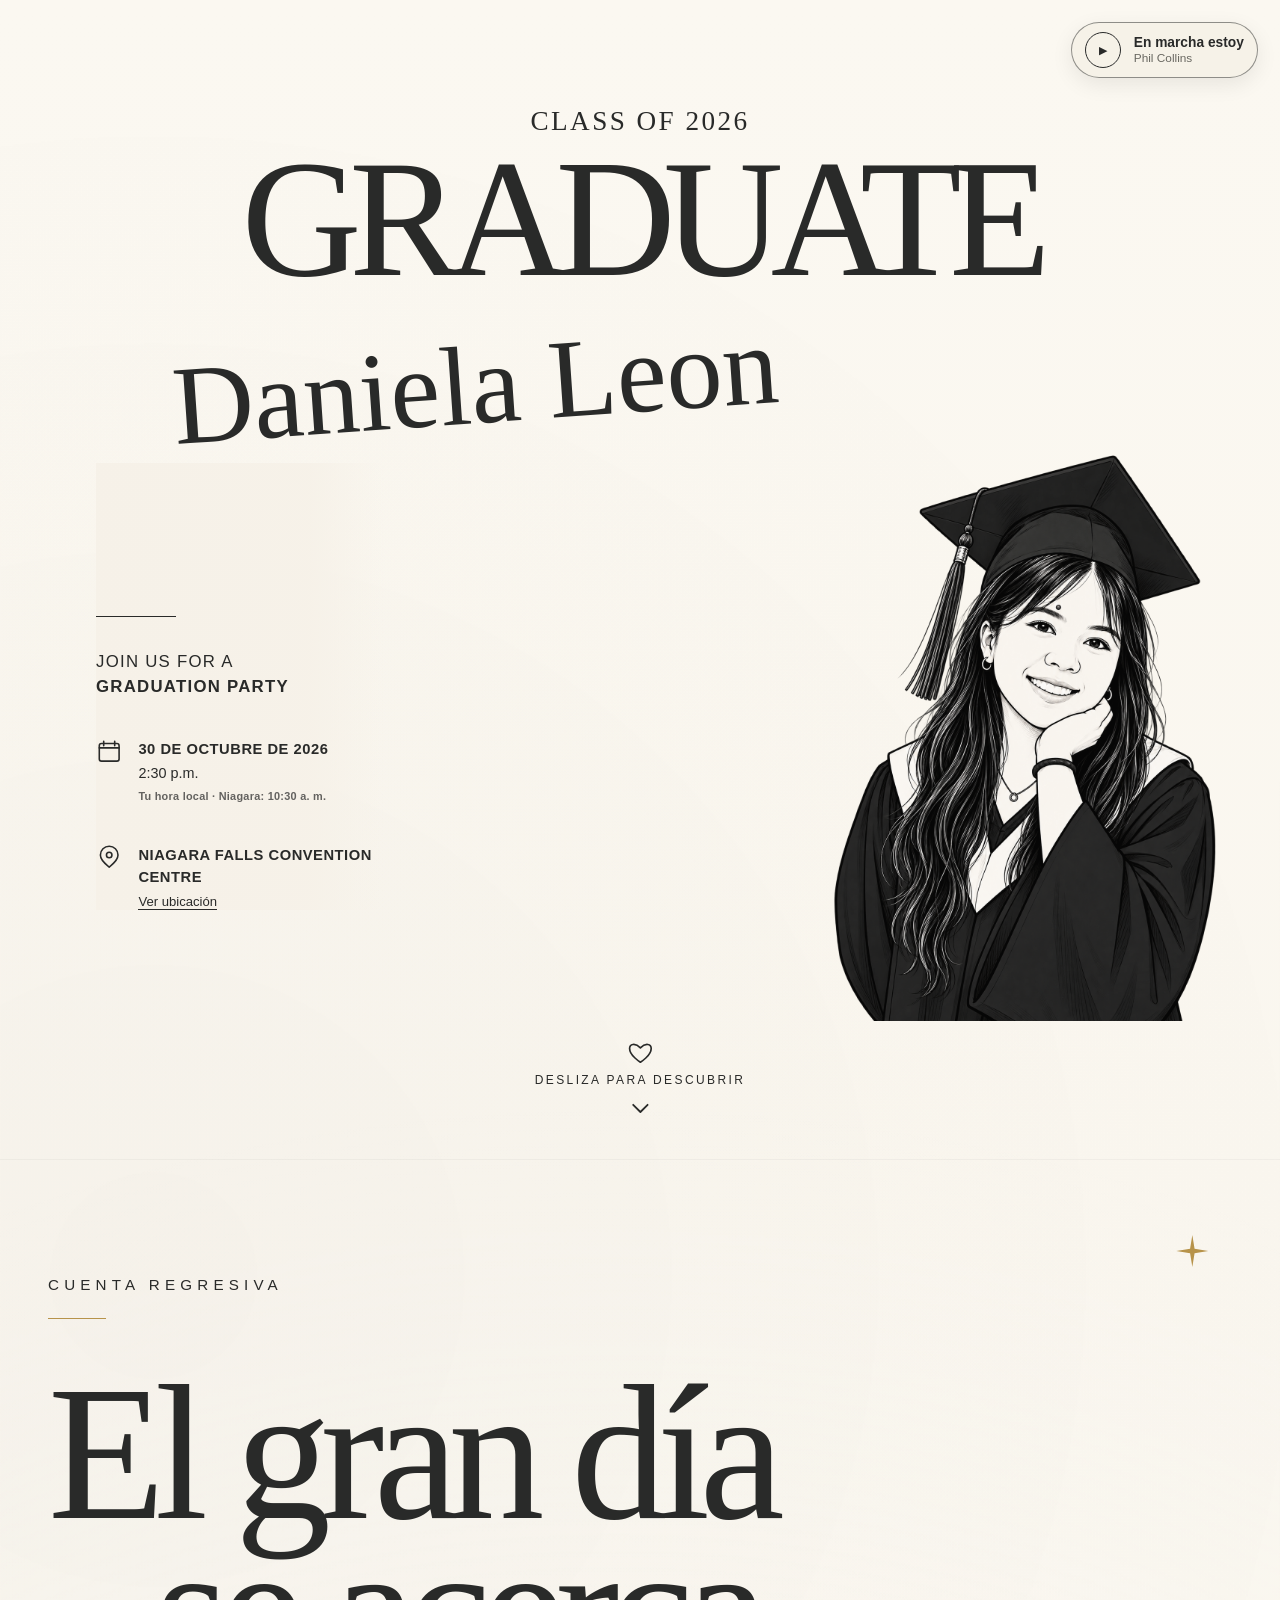
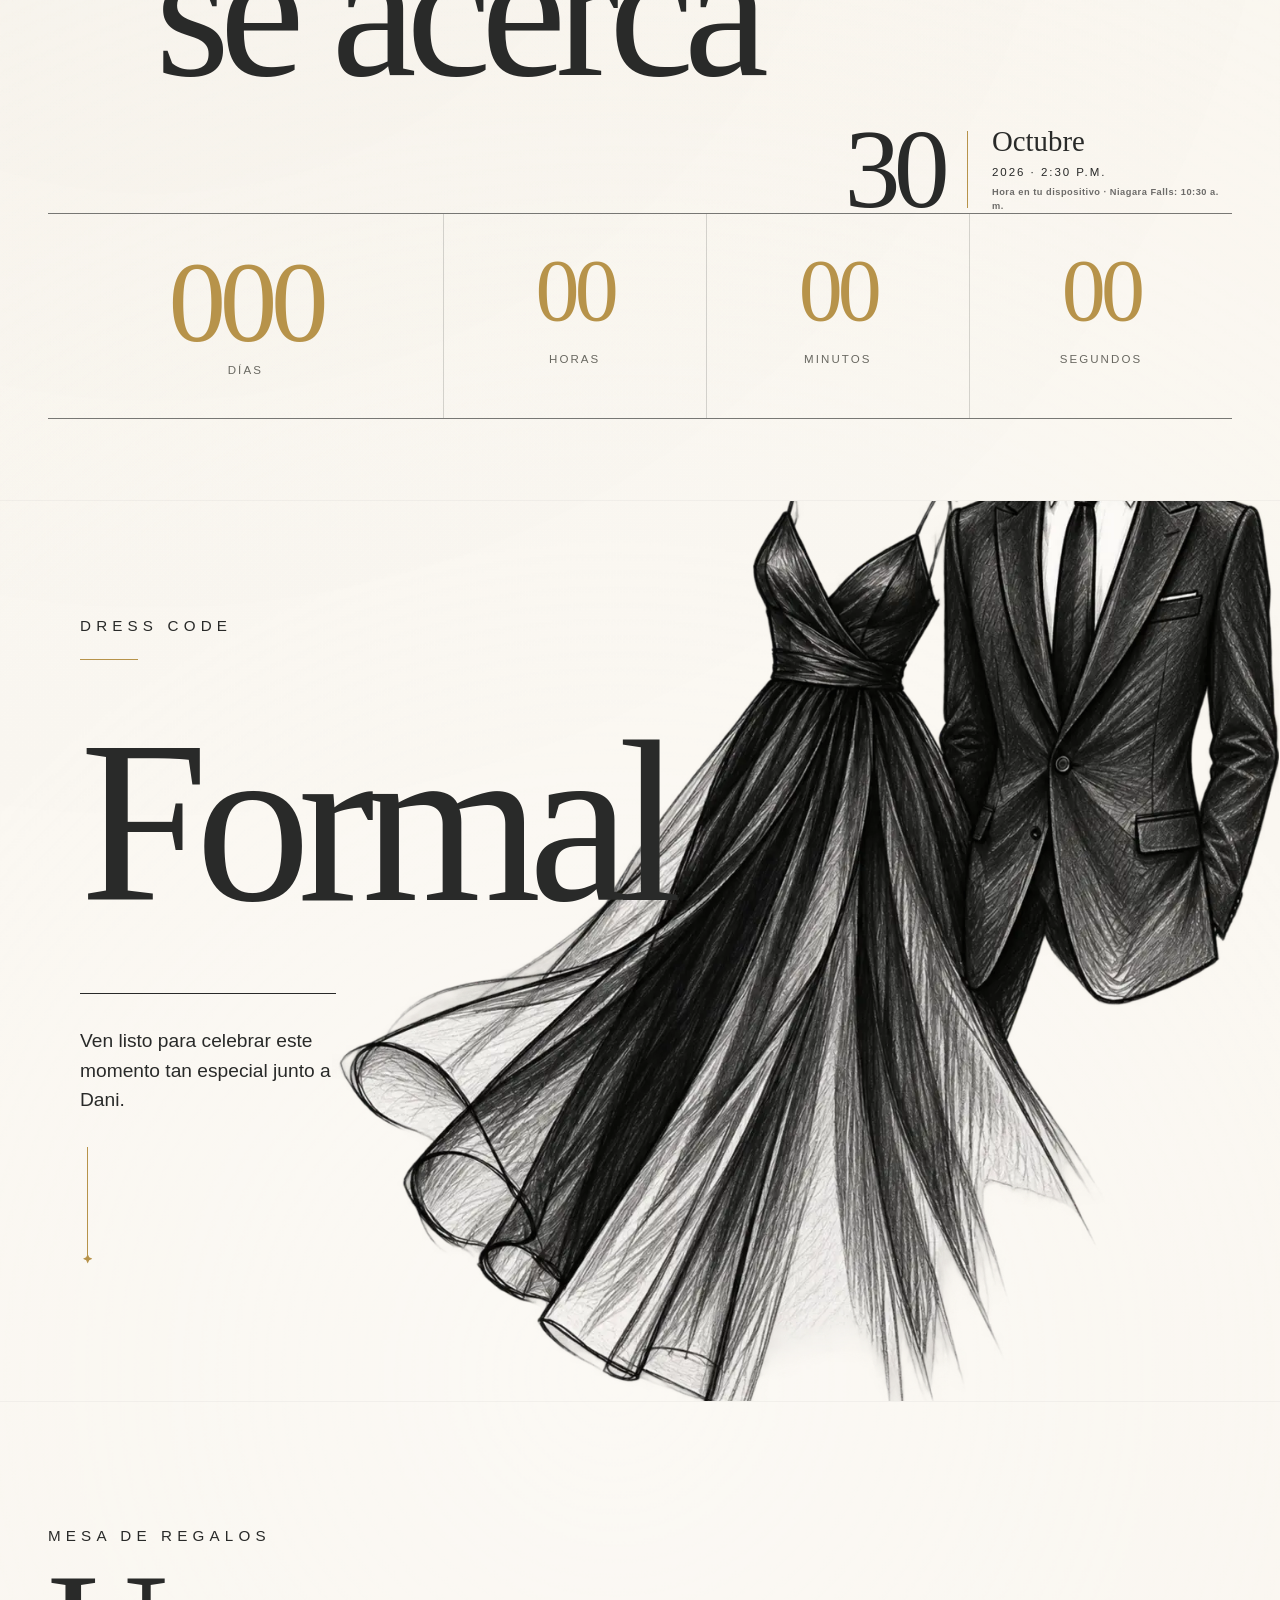
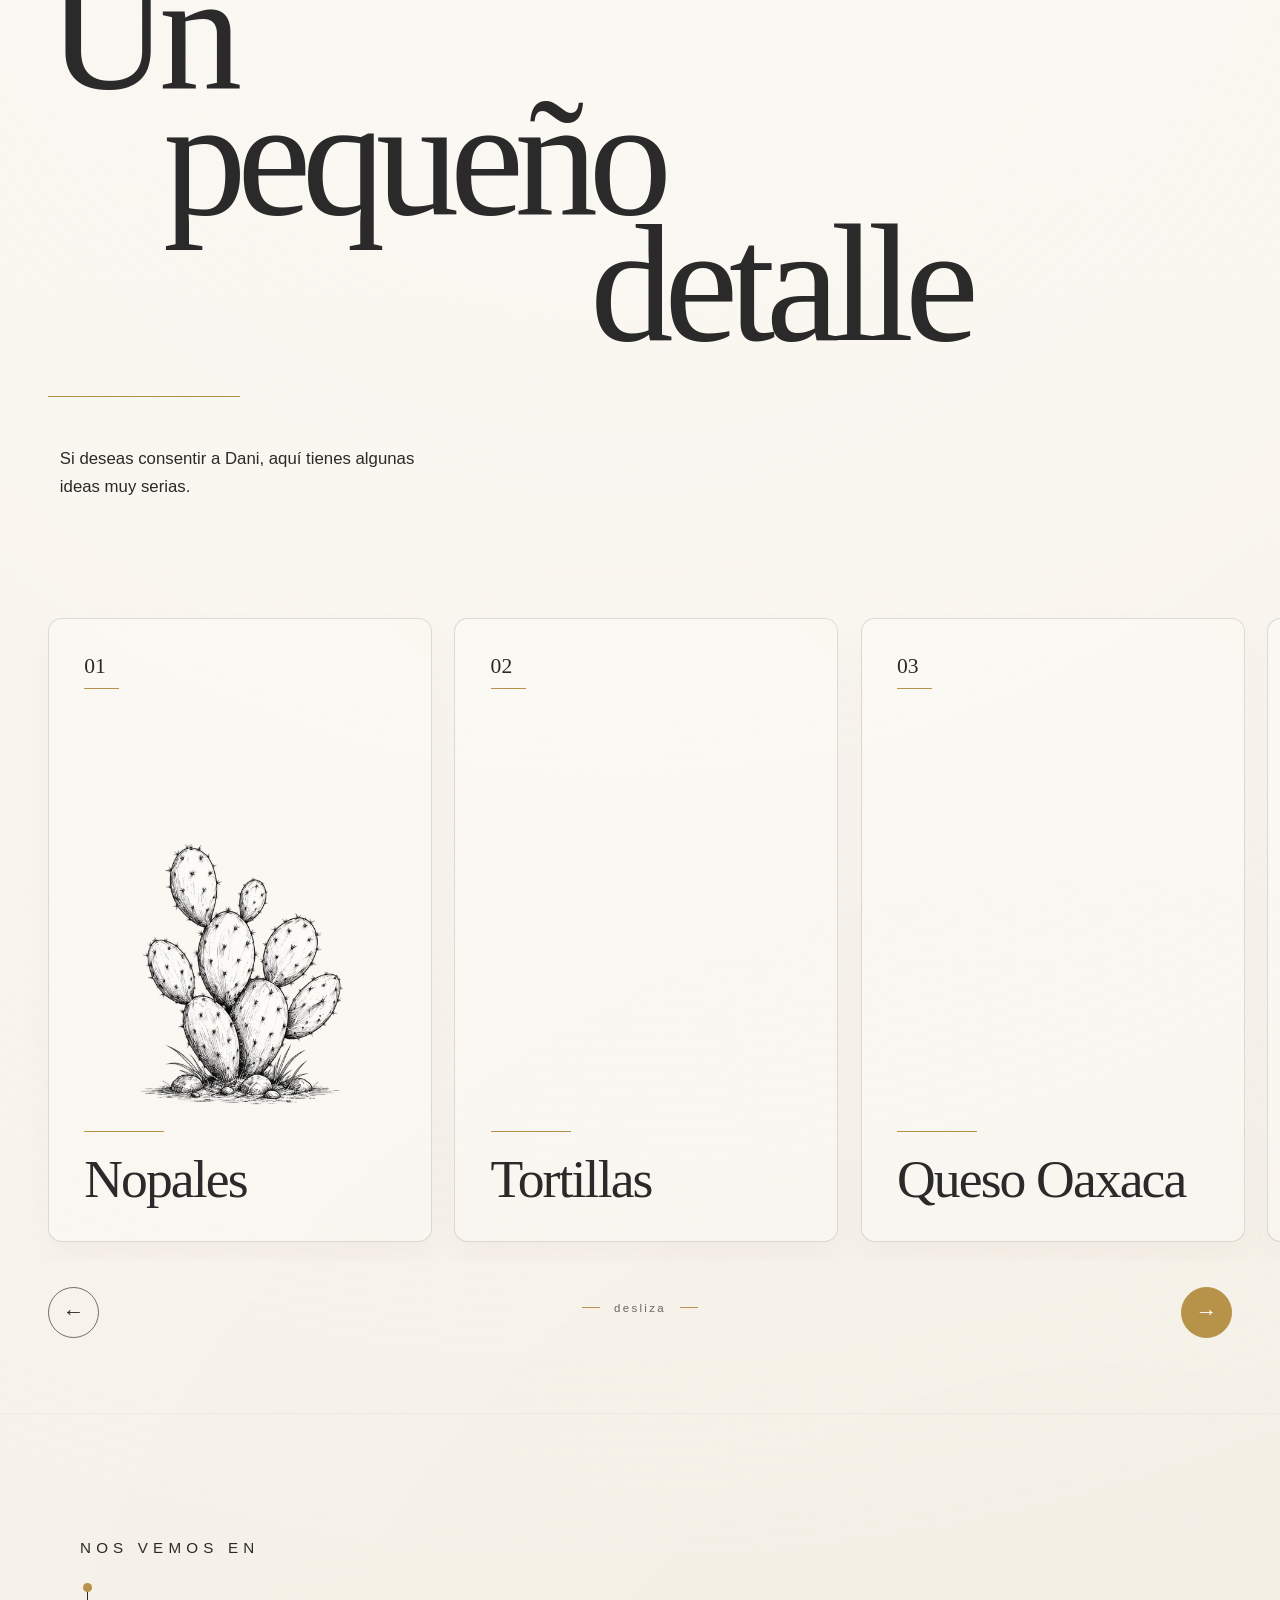
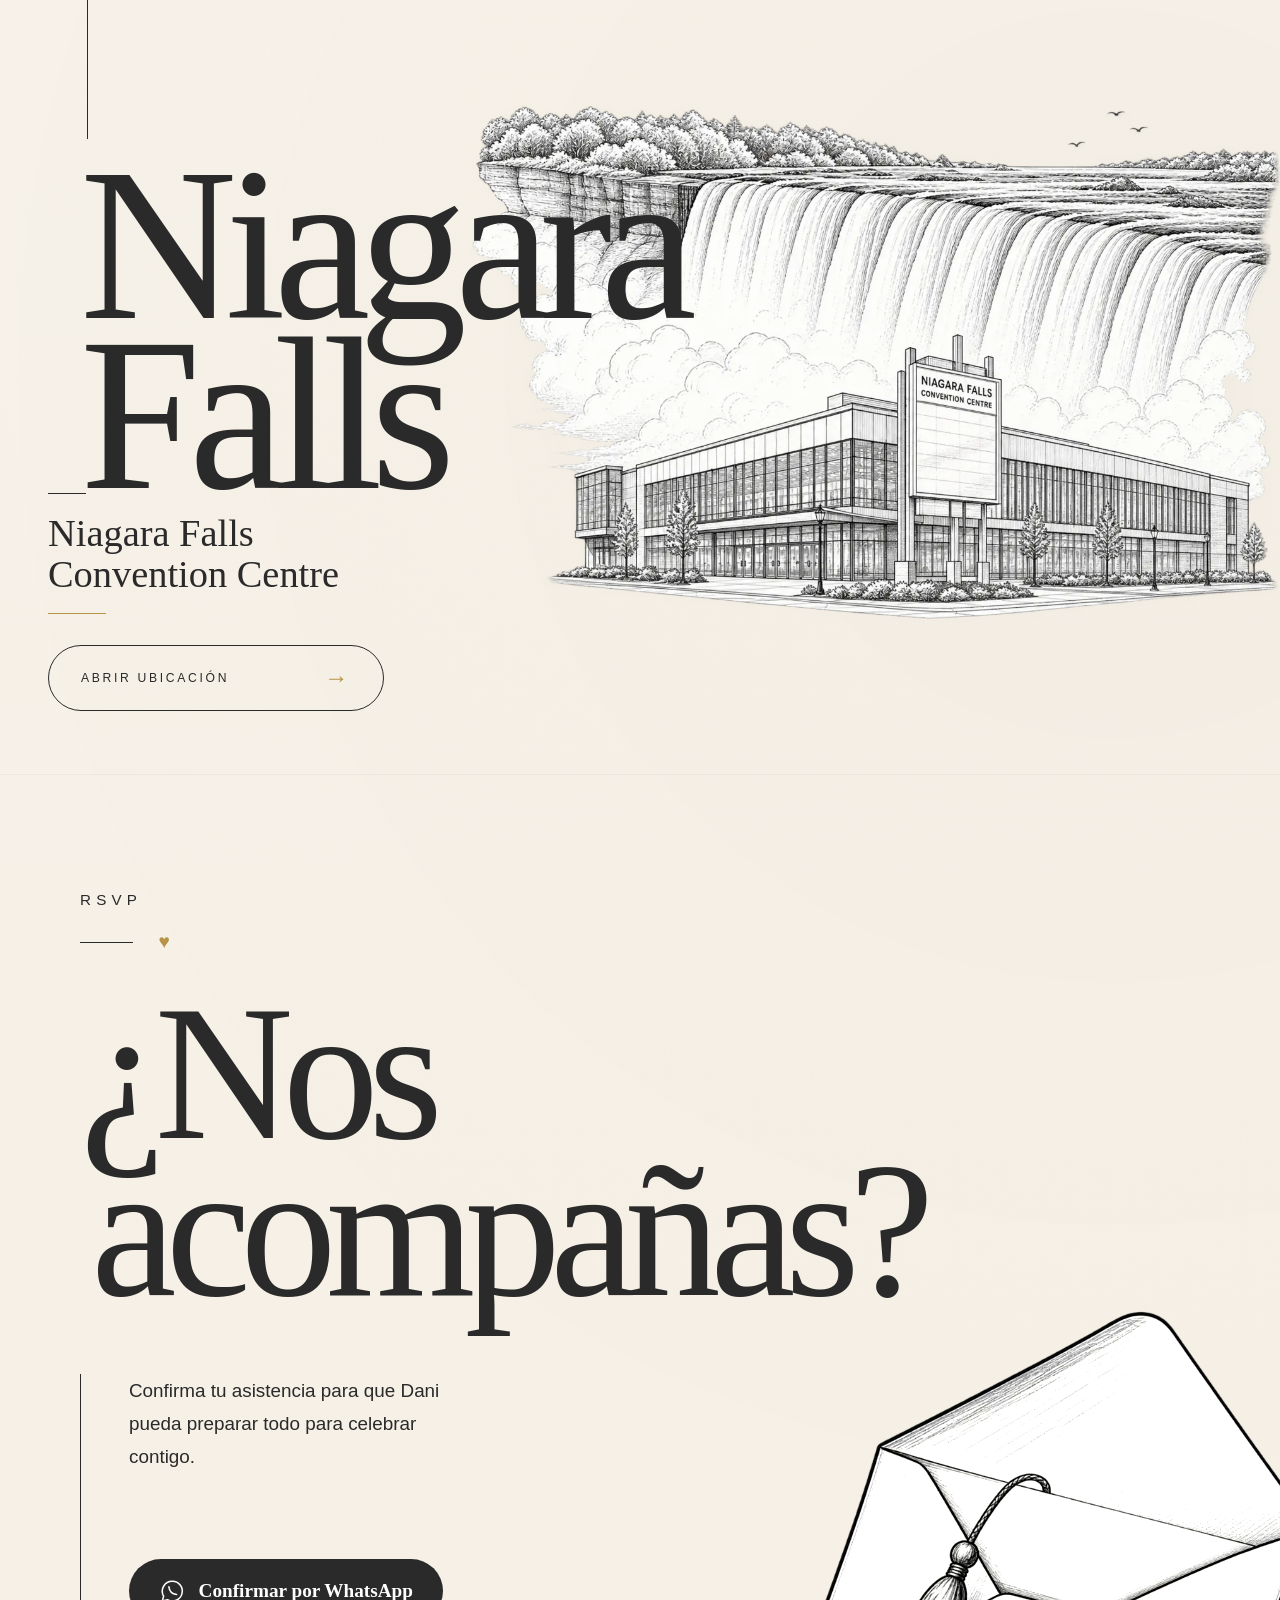
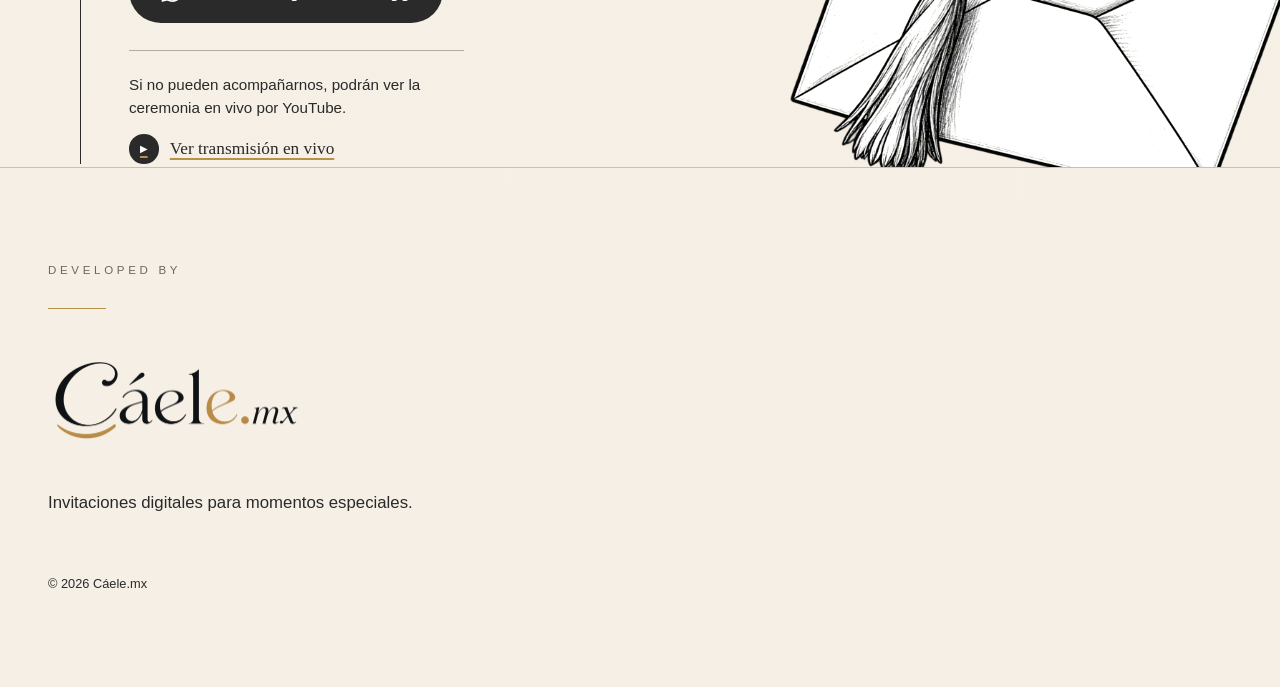
<file: index.html>
<!doctype html>
<html lang="es-MX">

<head>
    <meta charset="UTF-8">
    <meta name="viewport" content="width=device-width, initial-scale=1">
    <title>Graduación Daniela Leon | Class of 2026</title>
    <meta name="description"
        content="Acompaña a Daniela Leon a celebrar su graduación el 30 de octubre de 2026 en Niagara Falls Convention Centre.">
    <meta name="theme-color" content="#f4efe5">
    <meta name="author" content="Cáele.mx">
    <meta name="robots" content="noindex, nofollow">
    <link rel="icon" type="image/svg+xml" href="./assets/favicon.svg">
    <link rel="stylesheet" href="./css/styles.css?v=0.0.3-event-time">
    <script type="module" src="./js/main.js?v=0.0.3-event-time"></script>
</head>

<body>
    <div class="invitation">
        <audio id="background-music" loop preload="auto">
            <source src="./assets/audio/en-marcha-estoy.mp3" type="audio/mpeg">
        </audio>

        <button id="music-toggle" class="music-player" type="button" aria-label="Reproducir música"
            aria-pressed="false">
            <span class="music-player__icon" aria-hidden="true">▶</span>
            <span class="music-player__content">
                <span class="music-player__title">En marcha estoy</span>
                <span class="music-player__artist">Phil Collins</span>
            </span>
        </button>

        <header class="cover">
            <div class="cover__inner">
                <p class="cover__eyebrow">Class of 2026</p>
                <h1 class="cover__headline">Graduate</h1>
                <div class="cover__name">Daniela Leon</div>

                <div class="cover__composition">
                    <div class="cover__details">
                        <div class="cover__intro">
                            <span class="decorative-line" aria-hidden="true"></span>
                            <p>Join us for a <strong>graduation party</strong></p>
                        </div>

                        <div class="event-detail">
                            <svg class="event-detail__icon" viewBox="0 0 24 24" fill="none" aria-hidden="true">
                                <rect x="3" y="5" width="18" height="16" rx="2" />
                                <path d="M7 3v4M17 3v4M3 9h18" />
                            </svg>
                            <div>
                                <p class="event-detail__primary">
                                    <time datetime="2026-10-30T14:30:00Z" data-event-local-date>30 de octubre de 2026</time>
                                </p>
                                <p class="event-detail__secondary">
                                    <time datetime="2026-10-30T14:30:00Z" data-event-local-time>10:30 a. m.</time>
                                </p>
                                <p class="event-detail__timezone" data-event-zone-note="compact">Hora oficial de Niagara Falls</p>
                            </div>
                        </div>

                        <div class="event-detail">
                            <svg class="event-detail__icon" viewBox="0 0 24 24" fill="none" aria-hidden="true">
                                <path d="M20 10c0 5-8 11-8 11S4 15 4 10a8 8 0 1 1 16 0z" />
                                <circle cx="12" cy="10" r="2.5" />
                            </svg>
                            <div>
                                <p class="event-detail__primary">Niagara Falls Convention Centre</p>
                                <a class="event-detail__link"
                                    href="https://maps.app.goo.gl/X4abVVeZd3RWrRCF6?g_st=ac" target="_blank"
                                    rel="noopener noreferrer">Ver ubicación</a>
                            </div>
                        </div>
                    </div>

                    <div class="cover__portrait">
                        <img src="./assets/images/daniela-sketch.png"
                            alt="Ilustración de Daniela Leon con toga y birrete de graduación" width="1024"
                            height="1536" fetchpriority="high" decoding="async">
                    </div>
                </div>

                <a class="scroll-hint" href="#details" aria-label="Descubrir más detalles de la invitación">
                    <svg class="scroll-hint__heart" viewBox="0 0 24 24" fill="none" aria-hidden="true">
                        <path d="M12 21S3 15.5 3 9.5C3 6 7.5 4.5 12 9C16.5 4.5 21 6 21 9.5C21 15.5 12 21 12 21z" />
                    </svg>
                    <span>Desliza para descubrir</span>
                    <svg class="scroll-hint__arrow" viewBox="0 0 24 24" fill="none" aria-hidden="true">
                        <path d="M6 9l6 6 6-6" />
                    </svg>
                </a>
            </div>
        </header>

        <main id="details">
            <section class="editorial-section editorial-section--countdown" aria-labelledby="countdown-title">
                <div class="editorial-shell countdown-layout">
                    <div class="countdown-heading" data-reveal>
                        <p class="editorial-kicker">Cuenta regresiva</p>
                        <span class="gold-rule" aria-hidden="true"></span>
                        <h2 id="countdown-title" class="display-title display-title--countdown">
                            <span>El gran día</span><span>se acerca</span>
                        </h2>
                    </div>

                    <div class="countdown-date-lockup" data-reveal>
                        <span class="countdown-date-lockup__day" data-event-local-day>30</span>
                        <span class="countdown-date-lockup__rule" aria-hidden="true"></span>
                        <span class="countdown-date-lockup__detail">
                            <strong data-event-local-month>Octubre</strong>
                            <span><span data-event-local-year>2026</span> · <span data-event-local-time>10:30 a. m.</span></span>
                            <small data-event-zone-note>Hora oficial de Niagara Falls</small>
                        </span>
                    </div>

                    <div class="countdown-clock" data-countdown data-reveal role="timer"
                        aria-label="Cuenta regresiva para la graduación de Daniela">
                        <div class="countdown-unit countdown-unit--days">
                            <span class="countdown-unit__value" data-countdown-days>000</span>
                            <span class="countdown-unit__label">Días</span>
                        </div>
                        <div class="countdown-unit">
                            <span class="countdown-unit__value" data-countdown-hours>00</span>
                            <span class="countdown-unit__label">Horas</span>
                        </div>
                        <div class="countdown-unit">
                            <span class="countdown-unit__value" data-countdown-minutes>00</span>
                            <span class="countdown-unit__label">Minutos</span>
                        </div>
                        <div class="countdown-unit">
                            <span class="countdown-unit__value" data-countdown-seconds>00</span>
                            <span class="countdown-unit__label">Segundos</span>
                        </div>
                    </div>

                    <p class="sr-only" data-countdown-status aria-live="polite"></p>
                    <span class="countdown-ornament" aria-hidden="true"></span>
                </div>
            </section>

            <section class="editorial-section editorial-section--dress" aria-labelledby="dress-title">
                <div class="editorial-shell dress-layout">
                    <div class="editorial-heading" data-reveal>
                        <p class="editorial-kicker">Dress code</p>
                        <span class="gold-rule" aria-hidden="true"></span>
                        <h2 id="dress-title" class="display-title display-title--dress">Formal</h2>
                    </div>

                    <div class="editorial-copy-block" data-reveal>
                        <span class="ink-rule" aria-hidden="true"></span>
                        <p>Ven listo para celebrar este momento tan especial junto a Dani.</p>
                        <span class="gold-drop" aria-hidden="true"></span>
                    </div>

                    <img class="dress-art" src="./assets/illustrations/dress-formal.webp" alt="" width="1143"
                        height="1200" loading="lazy" decoding="async" data-reveal>
                </div>
            </section>

            <section class="editorial-section editorial-section--gifts" aria-labelledby="gifts-title">
                <div class="editorial-shell gifts-layout">
                    <div class="gifts-heading" data-reveal>
                        <p class="editorial-kicker">Mesa de regalos</p>
                        <h2 id="gifts-title" class="display-title display-title--gifts">
                            <span>Un</span><span>pequeño</span><span>detalle</span>
                        </h2>
                        <span class="gold-rule gold-rule--wide" aria-hidden="true"></span>
                        <p class="gifts-intro">Si deseas consentir a Dani, aquí tienes algunas ideas muy serias.</p>
                    </div>

                    <div class="gift-carousel" data-reveal>
                        <button class="carousel-button carousel-button--previous" type="button"
                            aria-label="Ver regalo anterior" data-carousel-previous>←</button>

                        <div class="gift-track" data-gift-track tabindex="0" aria-label="Lista de ideas de regalos">
                            <article class="gift-card gift-card--illustrated">
                                <span class="gift-card__number">01</span>
                                <img class="gift-card__art" src="./assets/illustrations/gift-nopales.webp" alt=""
                                    width="846" height="900" loading="lazy" decoding="async">
                                <span class="gift-card__line" aria-hidden="true"></span>
                                <h3>Nopales</h3>
                            </article>
                            <article class="gift-card gift-card--illustrated">
                                <span class="gift-card__number">02</span>
                                <img class="gift-card__art gift-card__art--wide"
                                    src="./assets/illustrations/gift-tortillas.webp" alt="" width="900" height="600"
                                    loading="lazy" decoding="async">
                                <span class="gift-card__line" aria-hidden="true"></span>
                                <h3>Tortillas</h3>
                            </article>
                            <article class="gift-card gift-card--illustrated">
                                <span class="gift-card__number">03</span>
                                <img class="gift-card__art" src="./assets/illustrations/gift-queso-oaxaca.webp" alt=""
                                    width="857" height="900" loading="lazy" decoding="async">
                                <span class="gift-card__line" aria-hidden="true"></span>
                                <h3>Queso Oaxaca</h3>
                            </article>
                            <article class="gift-card gift-card--illustrated">
                                <span class="gift-card__number">04</span>
                                <img class="gift-card__art" src="./assets/illustrations/gift-longaniza.webp" alt=""
                                    width="878" height="900" loading="lazy" decoding="async">
                                <span class="gift-card__line" aria-hidden="true"></span>
                                <h3>Longaniza</h3>
                            </article>
                            <article class="gift-card gift-card--illustrated">
                                <span class="gift-card__number">05</span>
                                <img class="gift-card__art" src="./assets/illustrations/gift-gansito.webp" alt=""
                                    width="866" height="900" loading="lazy" decoding="async">
                                <span class="gift-card__line" aria-hidden="true"></span>
                                <h3>Un Gansito</h3>
                            </article>
                            <article class="gift-card gift-card--illustrated">
                                <span class="gift-card__number">06</span>
                                <img class="gift-card__art" src="./assets/illustrations/gift-alegrias.webp" alt=""
                                    width="804" height="900" loading="lazy" decoding="async">
                                <span class="gift-card__line" aria-hidden="true"></span>
                                <h3>Alegrías</h3>
                            </article>
                            <article class="gift-card gift-card--illustrated">
                                <span class="gift-card__number">07</span>
                                <img class="gift-card__art" src="./assets/illustrations/gift-dinero.webp" alt=""
                                    width="857" height="900" loading="lazy" decoding="async">
                                <span class="gift-card__line" aria-hidden="true"></span>
                                <h3>Dinero</h3>
                            </article>
                            <article class="gift-card gift-card--illustrated">
                                <span class="gift-card__number">08</span>
                                <img class="gift-card__art" src="./assets/illustrations/gift-kindle.webp" alt=""
                                    width="750" height="900" loading="lazy" decoding="async">
                                <span class="gift-card__line" aria-hidden="true"></span>
                                <h3>Una Kindle</h3>
                            </article>
                            <article class="gift-card gift-card--illustrated">
                                <span class="gift-card__number">09</span>
                                <img class="gift-card__art" src="./assets/illustrations/gift-crocs.webp" alt=""
                                    width="857" height="900" loading="lazy" decoding="async">
                                <span class="gift-card__line" aria-hidden="true"></span>
                                <h3>Unos Crocs pa' ir elegante a la graduación</h3>
                            </article>
                            <article class="gift-card gift-card--illustrated">
                                <span class="gift-card__number">10</span>
                                <img class="gift-card__art" src="./assets/illustrations/gift-nopales.webp" alt=""
                                    width="846" height="900" loading="lazy" decoding="async">
                                <span class="gift-card__line" aria-hidden="true"></span>
                                <h3>Más nopales</h3>
                            </article>
                            <article class="gift-card gift-card--illustrated">
                                <span class="gift-card__number">11</span>
                                <img class="gift-card__art gift-card__art--wide"
                                    src="./assets/illustrations/gift-tortillas.webp" alt="" width="900" height="600"
                                    loading="lazy" decoding="async">
                                <span class="gift-card__line" aria-hidden="true"></span>
                                <h3>Más tortillas</h3>
                            </article>
                        </div>

                        <button class="carousel-button carousel-button--next" type="button"
                            aria-label="Ver siguiente regalo" data-carousel-next>→</button>
                    </div>
                    <p class="carousel-hint" aria-hidden="true"><span></span>desliza<span></span></p>
                </div>
            </section>

            <section class="editorial-section editorial-section--location" aria-labelledby="location-title">
                <div class="editorial-shell location-layout">
                    <div class="location-heading" data-reveal>
                        <p class="editorial-kicker">Nos vemos en</p>
                        <span class="location-ornament" aria-hidden="true"></span>
                        <h2 id="location-title" class="display-title display-title--location">
                            <span>Niagara</span><span>Falls</span>
                        </h2>
                    </div>

                    <img class="location-art" src="./assets/illustrations/niagara-location.webp"
                        alt="Ilustración de las Cataratas del Niágara y el Niagara Falls Convention Centre"
                        width="1400" height="933" loading="lazy" decoding="async" data-reveal>

                    <div class="location-actions" data-reveal>
                        <span class="ink-rule ink-rule--short" aria-hidden="true"></span>
                        <p>Niagara Falls<br>Convention Centre</p>
                        <span class="gold-rule" aria-hidden="true"></span>
                        <a class="outline-button" href="https://maps.app.goo.gl/X4abVVeZd3RWrRCF6?g_st=ac"
                            target="_blank" rel="noopener noreferrer">
                            <span>Abrir ubicación</span><span aria-hidden="true">→</span>
                        </a>
                    </div>
                </div>
            </section>

            <section class="editorial-section editorial-section--rsvp" aria-labelledby="rsvp-title">
                <div class="editorial-shell rsvp-layout">
                    <div class="rsvp-heading" data-reveal>
                        <p class="editorial-kicker">RSVP</p>
                        <div class="rsvp-accent" aria-hidden="true"><span></span><span>♥</span></div>
                        <h2 id="rsvp-title" class="display-title display-title--rsvp">
                            <span>¿Nos</span><span>acompañas?</span>
                        </h2>
                    </div>

                    <div class="rsvp-copy" data-reveal>
                        <p>Confirma tu asistencia para que Dani pueda preparar todo para celebrar contigo.</p>
                        <a id="rsvp-link" class="rsvp-button" href="#" target="_blank"
                            rel="noopener noreferrer">
                            <svg viewBox="0 0 24 24" fill="none" aria-hidden="true">
                                <path d="M12 3a9 9 0 0 0-7.8 13.5L3 21l4.7-1.2A9 9 0 1 0 12 3z" />
                                <path d="M9 8c.5 4 3 6.5 7 7" />
                            </svg>
                            <span>Confirmar por WhatsApp</span>
                        </a>

                        <div class="rsvp-stream">
                            <p>Si no pueden acompañarnos, podrán ver la ceremonia en vivo por YouTube.</p>
                            <a class="rsvp-stream__link"
                                href="https://youtube.com/@universityofniagarafallscanada?si=LqnKwSC5j3wvr77v"
                                target="_blank" rel="noopener noreferrer">
                                <span class="rsvp-stream__play" aria-hidden="true">▶</span>
                                <span>Ver transmisión en vivo</span>
                            </a>
                        </div>
                    </div>

                    <img class="rsvp-art" src="./assets/illustrations/rsvp-envelope.webp" alt="" width="1000"
                        height="667" loading="lazy" decoding="async" data-reveal>
                </div>
            </section>
        </main>

        <footer class="footer footer--editorial">
            <div class="footer__inner" data-reveal>
                <p class="footer__developed">Developed by</p>
                <span class="gold-rule" aria-hidden="true"></span>
                <a class="footer__brand" href="https://caele.mx" target="_blank" rel="noopener noreferrer"
                    aria-label="Visitar Cáele.mx">
                    <img src="./assets/branding/caele-logo.svg" alt="Cáele.mx">
                </a>
                <p class="footer__tagline">Invitaciones digitales para momentos especiales.</p>
                <p class="footer__copyright">© <span data-current-year>2026</span> Cáele.mx</p>
            </div>
        </footer>
    </div>
</body>

</html>
</file>
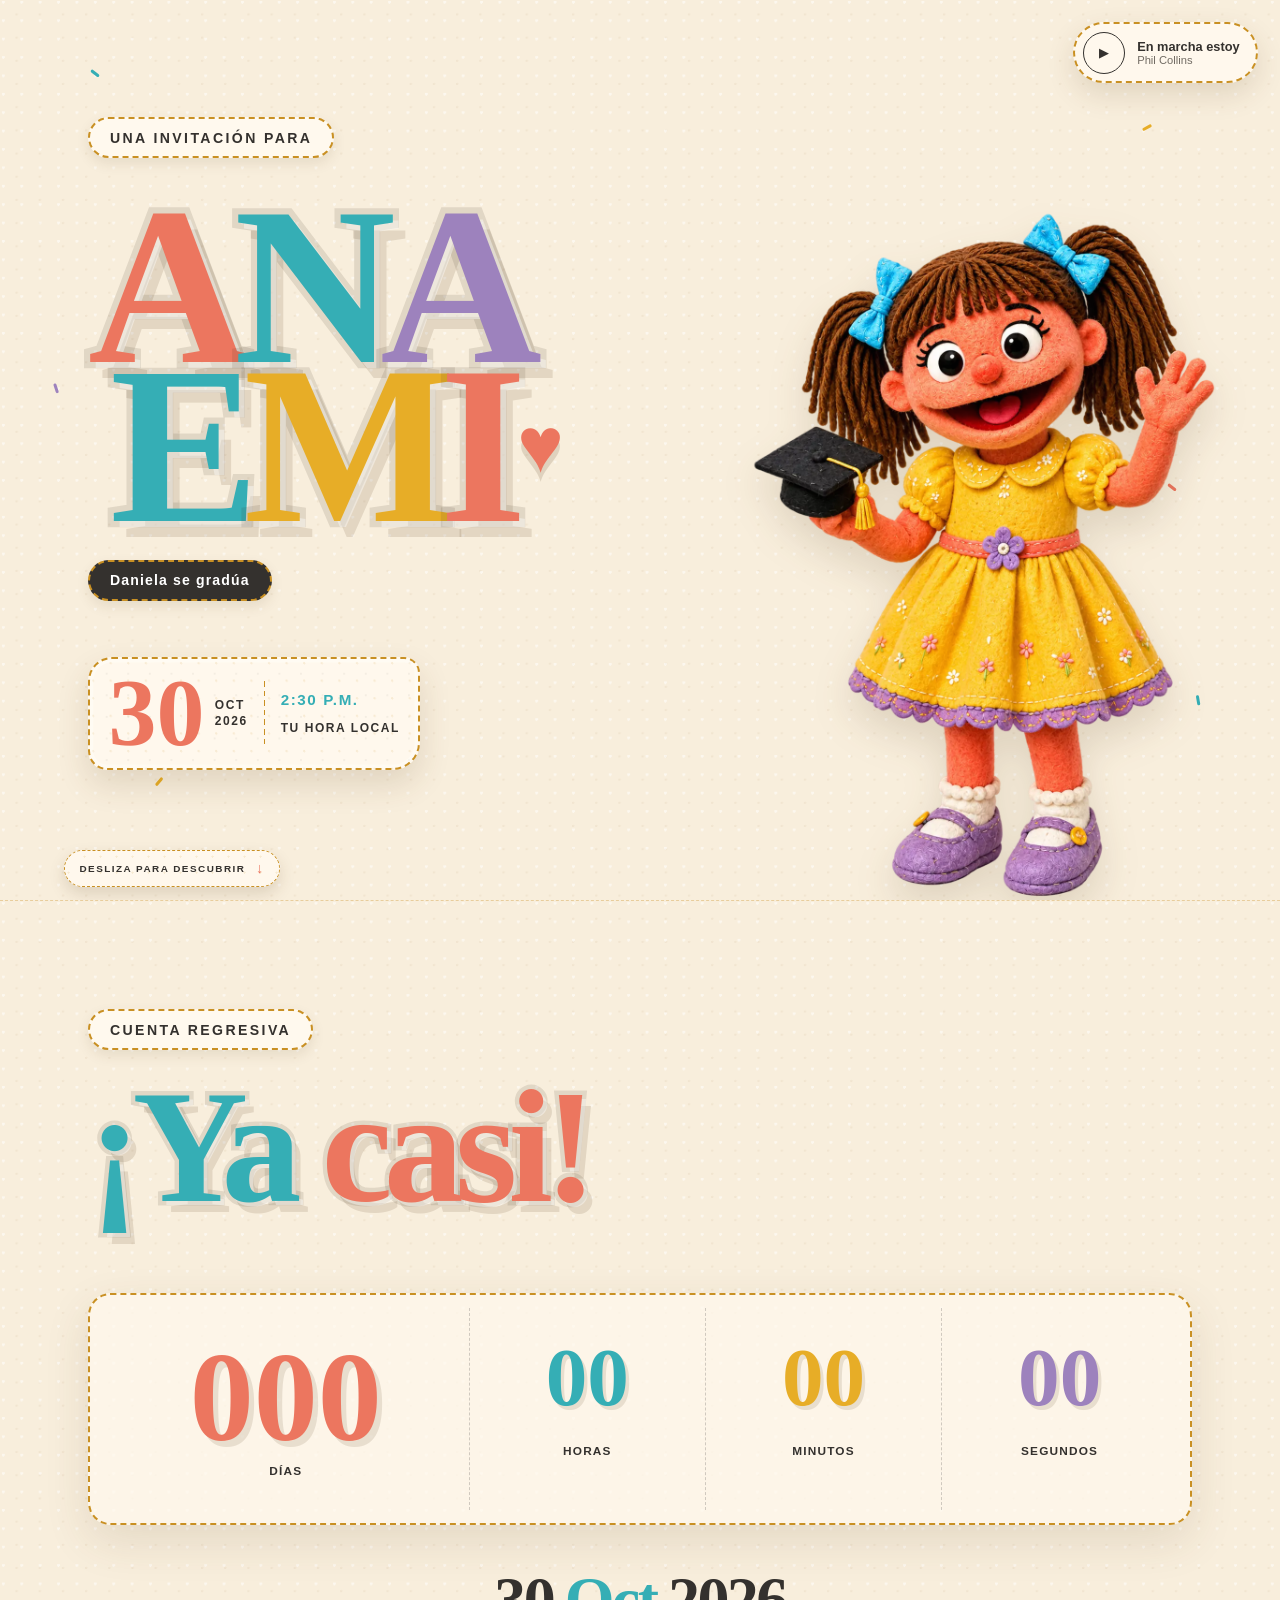
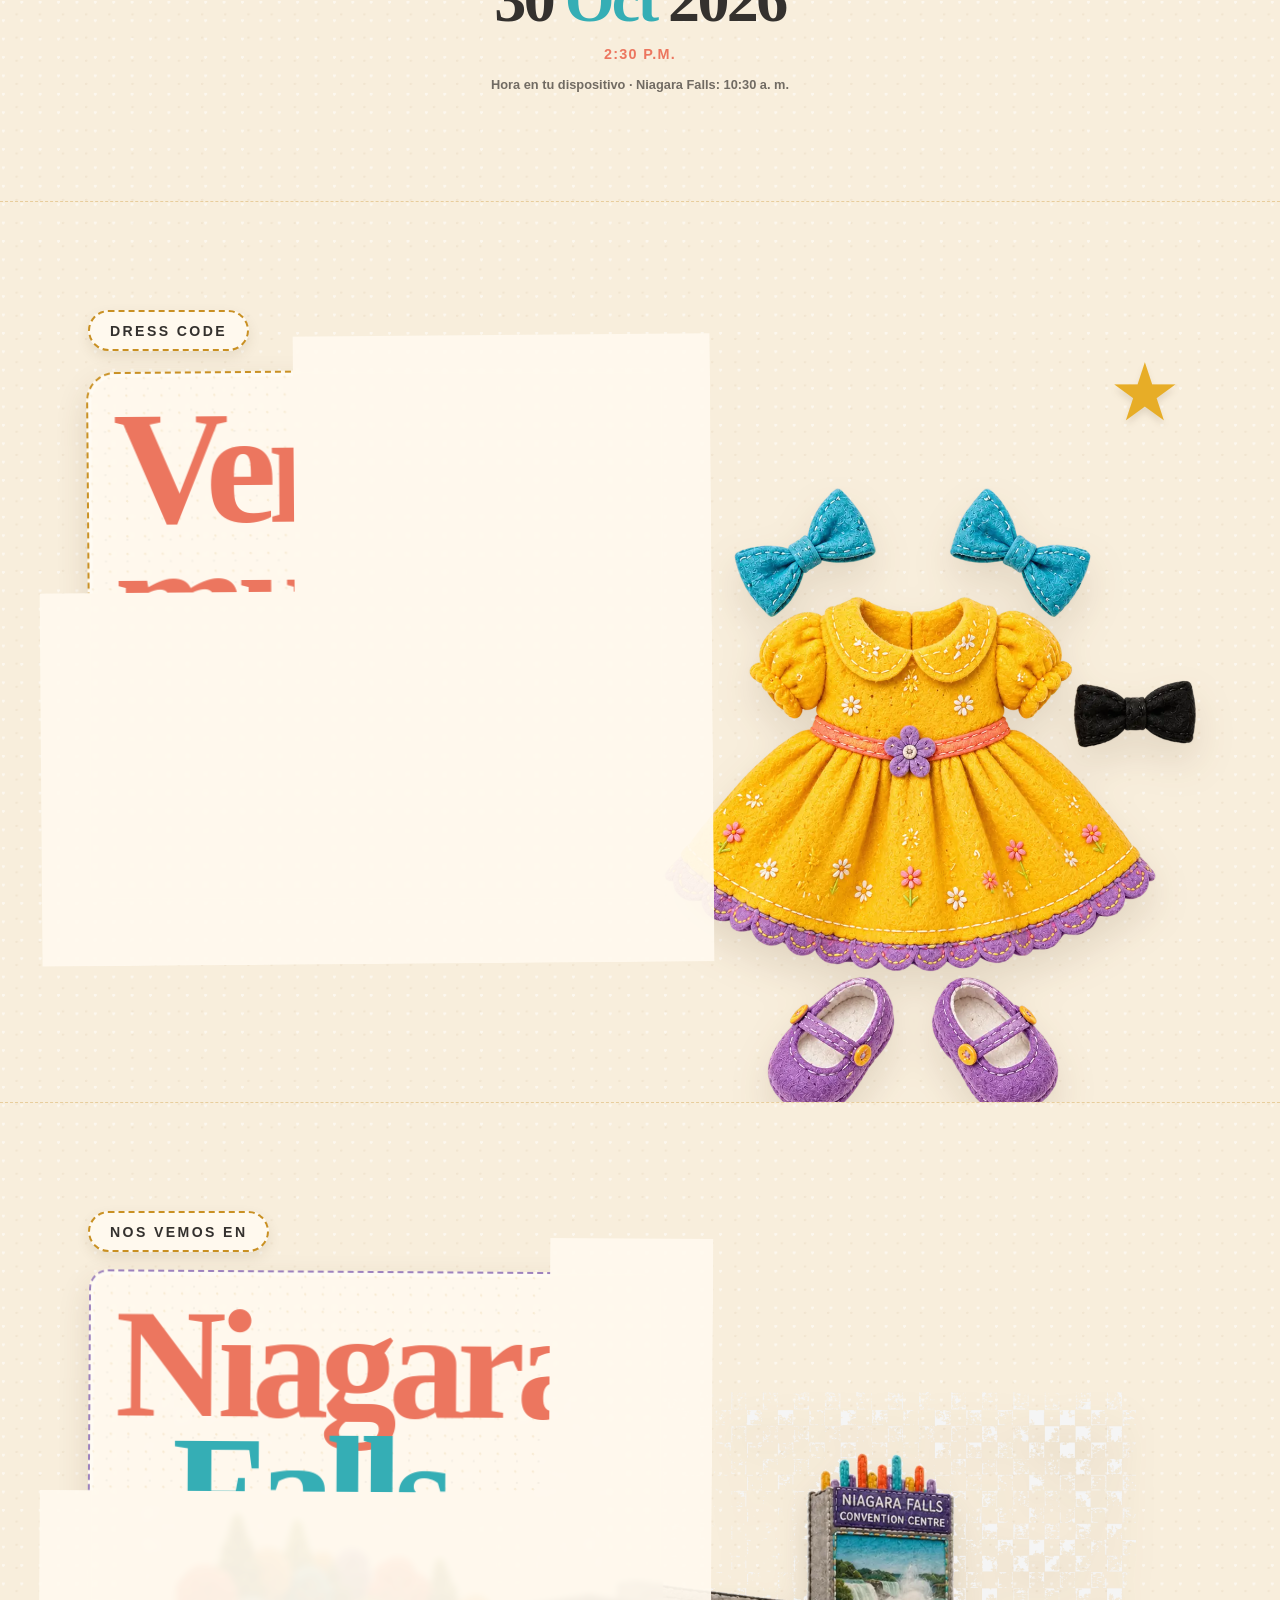
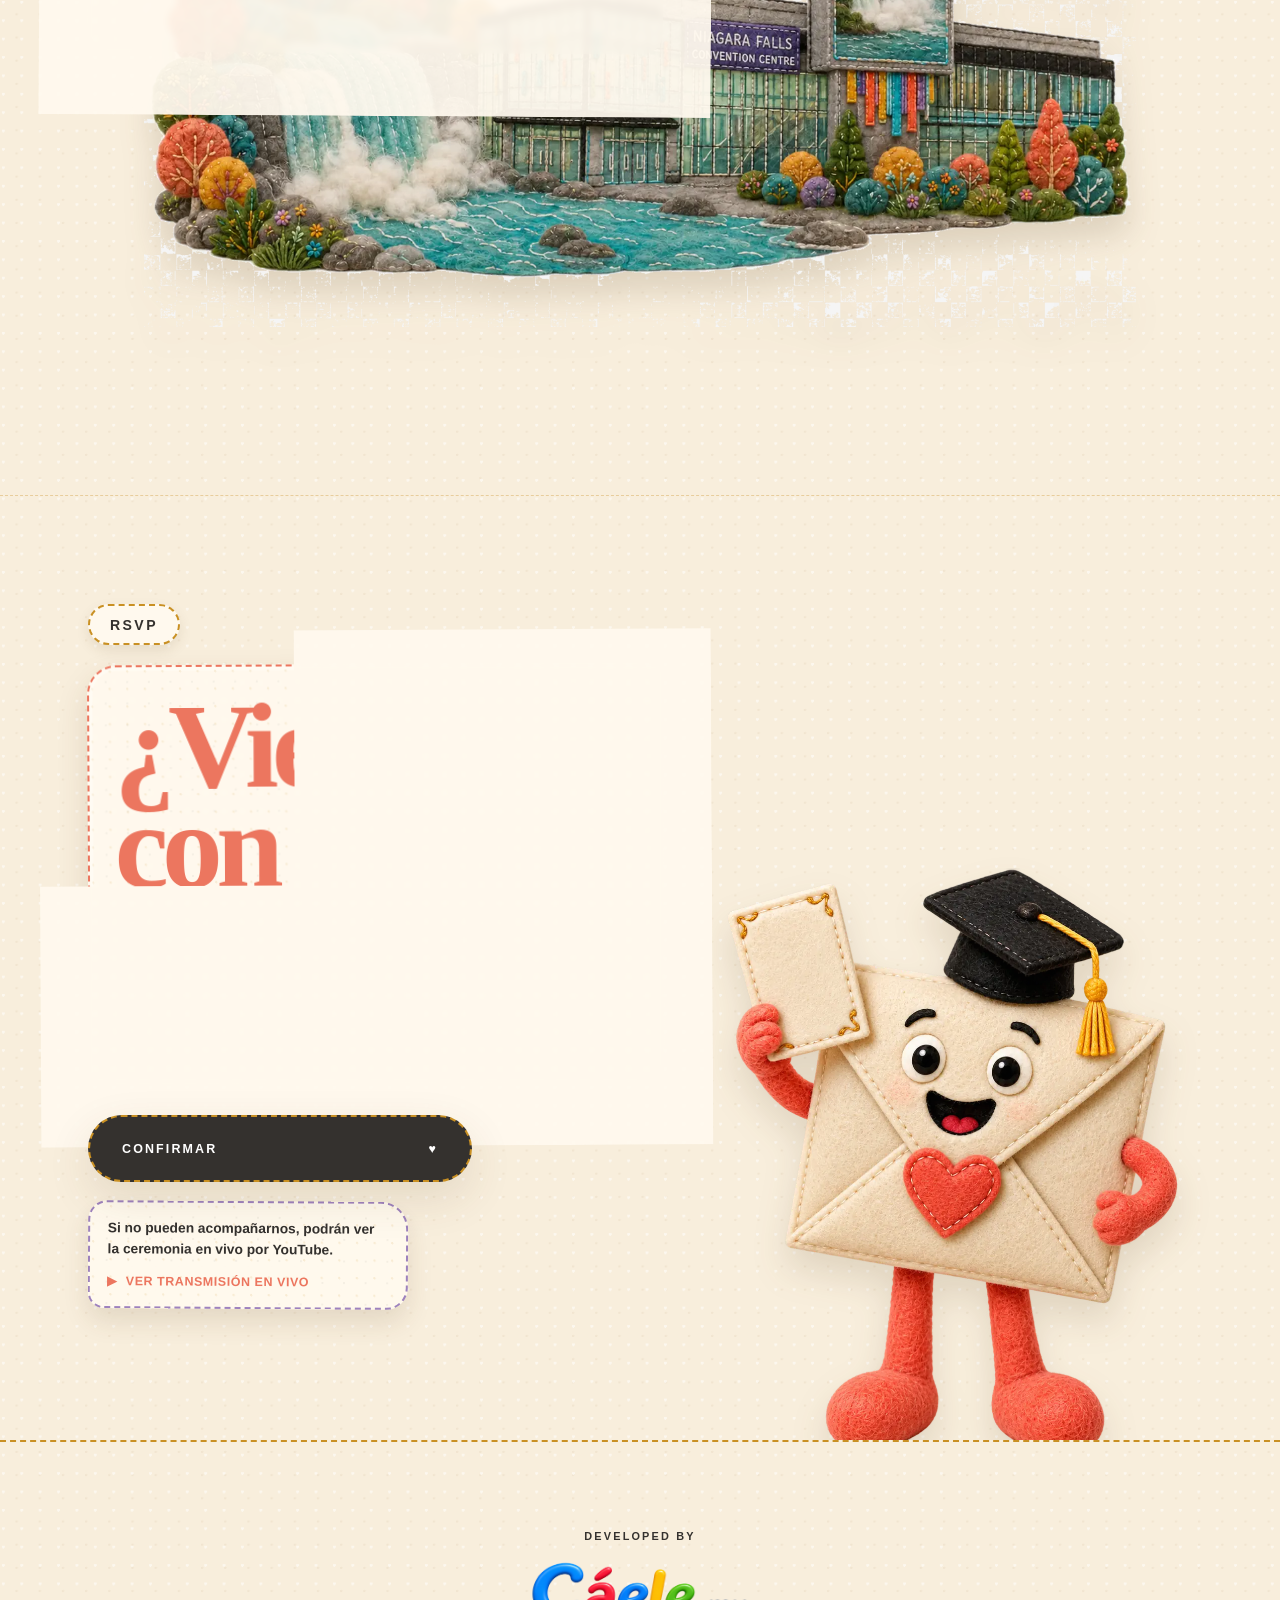
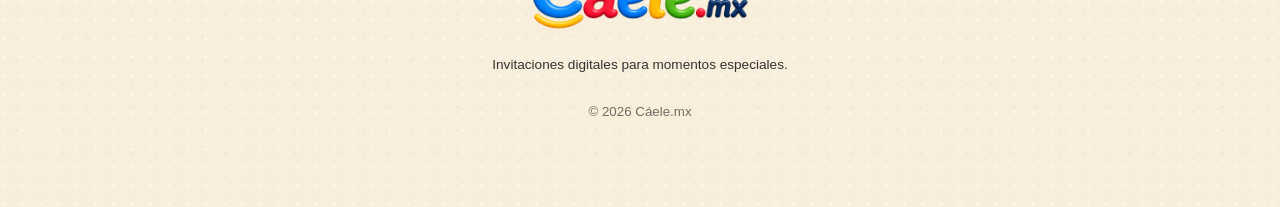
<file: anaemi/index.html>
<!doctype html>
<html lang="es-MX">

<head>
    <meta charset="UTF-8">
    <meta name="viewport" content="width=device-width, initial-scale=1">
    <title>Ana Emi | Daniela se gradúa</title>
    <meta name="description"
        content="Una invitación especial para Ana Emi: acompaña a Daniela a celebrar su graduación en Niagara Falls.">
    <meta name="theme-color" content="#f8eedc">
    <meta name="author" content="Cáele.mx">
    <meta name="robots" content="noindex, nofollow">
    <link rel="icon" type="image/svg+xml" href="./assets/branding/caele-favicon-kids.svg">
    <link rel="stylesheet" href="./css/styles.css?v=0.0.3-event-time">
    <script type="module" src="./js/main.js?v=0.0.3-event-time"></script>
</head>

<body>
    <audio id="background-music" loop preload="auto">
        <source src="../assets/audio/en-marcha-estoy.mp3" type="audio/mpeg">
    </audio>

    <button id="music-toggle" class="music-player" type="button" aria-label="Reproducir música"
        aria-pressed="false">
        <span class="music-player__icon" aria-hidden="true">▶</span>
        <span class="music-player__copy">
            <strong>En marcha estoy</strong>
            <span>Phil Collins</span>
        </span>
    </button>

    <div class="invitation">
        <header class="hero" id="inicio">
            <div class="sprinkles" aria-hidden="true">
                <span></span><span></span><span></span><span></span><span></span><span></span>
            </div>

            <div class="page-shell hero__inner">
                <p class="felt-label" data-reveal>Una invitación para</p>

                <h1 class="hero__name" aria-label="Ana Emi" data-reveal>
                    <span class="hero__name-row">
                        <span class="felt-letter felt-letter--coral">A</span>
                        <span class="felt-letter felt-letter--turquoise">N</span>
                        <span class="felt-letter felt-letter--lavender">A</span>
                    </span>
                    <span class="hero__name-row">
                        <span class="felt-letter felt-letter--turquoise">E</span>
                        <span class="felt-letter felt-letter--yellow">M</span>
                        <span class="felt-letter felt-letter--coral">I</span>
                        <span class="felt-heart" aria-hidden="true">♥</span>
                    </span>
                </h1>

                <p class="dark-label hero__event" data-reveal>Daniela se gradúa</p>

                <div class="hero__details" data-reveal>
                    <div class="hero__date">
                        <strong data-event-local-day>30</strong>
                        <span><span data-event-local-month-short>Oct</span><br><span data-event-local-year>2026</span></span>
                    </div>
                    <span class="stitched-rule" aria-hidden="true"></span>
                    <p>
                        <strong><time datetime="2026-10-30T14:30:00Z" data-event-local-time>10:30 a. m.</time></strong>
                        <span data-event-zone-note="short">Hora oficial de Niagara Falls</span>
                    </p>
                </div>

                <img class="hero__puppet" src="./assets/illustrations/ana-emi-puppet.webp"
                    alt="Marioneta de fieltro de Ana Emi sosteniendo un birrete" width="1000" height="1500"
                    fetchpriority="high" decoding="async">

                <a class="scroll-cue" href="#cuenta-regresiva" aria-label="Descubrir la invitación">
                    <span>Desliza para descubrir</span>
                    <span aria-hidden="true">↓</span>
                </a>
            </div>
        </header>

        <main>
            <section class="section countdown" id="cuenta-regresiva" aria-labelledby="countdown-title">
                <div class="page-shell countdown__inner">
                    <p class="felt-label" data-reveal>Cuenta regresiva</p>
                    <h2 id="countdown-title" class="section-title section-title--playful" data-reveal>
                        <span class="felt-letter--turquoise">¡Ya</span>
                        <span class="felt-letter--coral">casi!</span>
                    </h2>

                    <div class="countdown-card" data-countdown data-reveal role="timer"
                        aria-label="Cuenta regresiva para la graduación de Daniela">
                        <div class="countdown-unit countdown-unit--days">
                            <strong data-countdown-days>000</strong>
                            <span>Días</span>
                        </div>
                        <div class="countdown-unit countdown-unit--hours">
                            <strong data-countdown-hours>00</strong>
                            <span>Horas</span>
                        </div>
                        <div class="countdown-unit countdown-unit--minutes">
                            <strong data-countdown-minutes>00</strong>
                            <span>Minutos</span>
                        </div>
                        <div class="countdown-unit countdown-unit--seconds">
                            <strong data-countdown-seconds>00</strong>
                            <span>Segundos</span>
                        </div>
                    </div>

                    <p class="countdown__date" data-reveal>
                        <time datetime="2026-10-30T14:30:00Z">
                            <strong data-event-local-day>30</strong>
                            <span data-event-local-month-short>Oct</span>
                            <strong data-event-local-year>2026</strong>
                            <small data-event-local-time>10:30 a. m.</small>
                        </time>
                    </p>
                    <p class="countdown__timezone" data-event-zone-note data-reveal>Hora oficial de Niagara Falls</p>
                    <p class="sr-only" data-countdown-status aria-live="polite"></p>
                </div>
            </section>

            <section class="section dress-code" aria-labelledby="dress-title">
                <div class="page-shell dress-code__inner">
                    <div class="dress-code__heading" data-reveal>
                        <p class="felt-label">Dress code</p>
                        <div class="story-patch story-patch--dress">
                            <h2 id="dress-title" class="section-title section-title--dress">
                                <span>Ven muy</span><span>elegante</span>
                            </h2>
                            <p class="dark-label">Lista para celebrar con Daniela</p>
                        </div>
                    </div>

                    <img class="dress-code__art" src="./assets/illustrations/formal-outfit.webp"
                        alt="Vestido amarillo, zapatos morados y moños de fieltro" width="1100" height="1190"
                        loading="lazy" decoding="async" data-reveal>

                    <span class="felt-star felt-star--dress" aria-hidden="true">★</span>
                </div>
            </section>

            <section class="section location" aria-labelledby="location-title">
                <div class="page-shell location__inner">
                    <div class="location__heading" data-reveal>
                        <p class="felt-label">Nos vemos en</p>
                        <div class="story-patch story-patch--location">
                            <h2 id="location-title" class="section-title section-title--location">
                                <span>Niagara</span><span>Falls</span>
                            </h2>
                            <p class="location__venue">Convention Centre</p>
                        </div>
                    </div>

                    <img class="location__art" src="./assets/illustrations/niagara-diorama.webp"
                        alt="Maqueta de fieltro de las Cataratas del Niágara y el Niagara Falls Convention Centre"
                        width="1500" height="809" loading="lazy" decoding="async" data-reveal>

                    <a class="felt-button felt-button--coral location__button"
                        href="https://maps.app.goo.gl/X4abVVeZd3RWrRCF6?g_st=ac" target="_blank"
                        rel="noopener noreferrer" data-reveal>
                        <span>Abrir ubicación</span><span aria-hidden="true">→</span>
                    </a>
                </div>
            </section>

            <section class="section rsvp" aria-labelledby="rsvp-title">
                <div class="page-shell rsvp__inner">
                    <div class="rsvp__heading" data-reveal>
                        <p class="felt-label">RSVP</p>
                        <div class="story-patch story-patch--rsvp">
                            <h2 id="rsvp-title" class="section-title section-title--rsvp">
                                <span>¿Vienes con</span><span>nosotros?</span>
                            </h2>
                            <p>Dile a mamá o papá para confirmar.</p>
                        </div>
                    </div>

                    <div class="rsvp__actions" data-reveal>
                        <a id="rsvp-link" class="felt-button felt-button--dark rsvp__button" href="#" target="_blank"
                            rel="noopener noreferrer">
                            <span>Confirmar</span><span aria-hidden="true">♥</span>
                        </a>

                        <div class="rsvp__stream">
                            <p>Si no pueden acompañarnos, podrán ver la ceremonia en vivo por YouTube.</p>
                            <a href="https://youtube.com/@universityofniagarafallscanada?si=LqnKwSC5j3wvr77v"
                                target="_blank" rel="noopener noreferrer">
                                <span aria-hidden="true">▶</span><span>Ver transmisión en vivo</span>
                            </a>
                        </div>
                    </div>

                    <img class="rsvp__art" src="./assets/illustrations/rsvp-envelope.webp"
                        alt="Sobre de fieltro sonriente con birrete" width="1050" height="1186" loading="lazy"
                        decoding="async" data-reveal>
                </div>
            </section>
        </main>

        <footer class="footer">
            <div class="page-shell footer__inner" data-reveal>
                <p>Developed by</p>
                <a href="https://caele.mx" target="_blank" rel="noopener noreferrer"
                    aria-label="Visitar Cáele.mx">
                    <img src="./assets/branding/caele-kids-fiel.svg" alt="Cáele.mx">
                </a>
                <span>Invitaciones digitales para momentos especiales.</span>
                <small>© <span data-current-year>2026</span> Cáele.mx</small>
            </div>
        </footer>
    </div>
</body>

</html>
</file>
<file: css/styles.css>
/* ==========================================================
   DANIELA LEON · CLASS OF 2026
   Invitation by Cáele.mx
========================================================== */


/* ==========================================================
   1. DESIGN TOKENS
========================================================== */

:root {
    color-scheme: light;

    /* Color */
    --color-paper: #f5efe5;
    --color-paper-light: #fbf8f1;

    --color-ink: #292a29;
    --color-muted: #696861;

    --color-line:
        rgb(41 42 41 / 18%);

    --color-surface:
        rgb(255 255 255 / 42%);

    --color-whatsapp: #218c57;

    /* Typography */
    --font-display:
        "Bodoni 72",
        Didot,
        "Bodoni MT",
        Baskerville,
        Georgia,
        serif;

    --font-script:
        "Snell Roundhand",
        "Segoe Script",
        "Brush Script MT",
        cursive;

    --font-body:
        Inter,
        -apple-system,
        BlinkMacSystemFont,
        "Segoe UI",
        Roboto,
        Helvetica,
        Arial,
        sans-serif;

    /* Layout */
    --content-width: 68rem;

    --page-gutter:
        clamp(
            1.15rem,
            4vw,
            3rem
        );

    --section-space:
        clamp(
            4.5rem,
            12vw,
            8rem
        );

    /* Decoration */
    --radius-sm: 0.8rem;
    --radius-md: 1.25rem;

    /* Motion */
    --transition-fast:
        180ms ease;
}


/* ==========================================================
   2. RESET / BASE
========================================================== */

*,
*::before,
*::after {
    box-sizing: border-box;
}

html {
    scroll-behavior: smooth;
}

body {
    margin: 0;

    min-block-size: 100dvh;

    overflow-x: hidden;

    color:
        var(--color-ink);

    background:
        var(--color-paper);

    font-family:
        var(--font-body);

    -webkit-font-smoothing:
        antialiased;

    text-rendering:
        optimizeLegibility;
}

img,
svg {
    display: block;
}

img {
    max-inline-size: 100%;
    block-size: auto;
}

a {
    color: inherit;
    text-decoration: none;
}

button,
input,
textarea,
select {
    font: inherit;
}

button {
    color: inherit;
}

button,
a {
    -webkit-tap-highlight-color:
        transparent;
}

h1,
h2,
h3,
p {
    margin-block-start: 0;
}


/* ==========================================================
   3. ACCESSIBILITY
========================================================== */

:focus-visible {
    outline:
        0.16rem solid
        var(--color-ink);

    outline-offset:
        0.25rem;
}


/* ==========================================================
   4. PAPER BACKGROUND
========================================================== */

.invitation {
    min-block-size: 100dvh;

    background:
        radial-gradient(
            circle at 12% 18%,
            rgb(60 45 25 / 2.5%),
            transparent 21%
        ),
        radial-gradient(
            circle at 87% 73%,
            rgb(60 45 25 / 2%),
            transparent 23%
        ),
        radial-gradient(
            circle at 48% 42%,
            rgb(255 255 255 / 45%),
            transparent 45%
        ),
        linear-gradient(
            180deg,
            var(--color-paper-light),
            var(--color-paper)
        );
}


/* ==========================================================
   5. GLOBAL CONTAINER
========================================================== */

.section-container {
    inline-size:
        min(
            calc(
                100% -
                (var(--page-gutter) * 2)
            ),
            var(--content-width)
        );

    margin-inline: auto;

    text-align: center;
}


/* ==========================================================
   6. MUSIC PLAYER
========================================================== */

.music-player {
    position: fixed;

    inset-block-start:
        clamp(
            0.85rem,
            3vw,
            1.4rem
        );

    inset-inline-end:
        clamp(
            0.85rem,
            3vw,
            1.4rem
        );

    z-index: 100;

    display: flex;
    align-items: center;

    gap:
        clamp(
            0.55rem,
            2vw,
            0.8rem
        );

    max-inline-size:
        min(
            78vw,
            17rem
        );

    padding:
        0.55rem
        0.8rem;

    color:
        var(--color-ink);

    background:
        rgb(246 241 232 / 92%);

    border:
        0.065rem solid
        rgb(41 42 41 / 50%);

    border-radius:
        999rem;

    box-shadow:
        0 0.4rem 1.3rem
        rgb(0 0 0 / 8%);

    backdrop-filter:
        blur(0.8rem);

    -webkit-backdrop-filter:
        blur(0.8rem);

    cursor: pointer;

    transition:
        transform var(--transition-fast),
        background-color var(--transition-fast);
}

.music-player:hover {
    transform:
        translateY(-0.1rem);
}

.music-player__icon {
    display: grid;
    place-items: center;

    flex: 0 0 auto;

    inline-size:
        clamp(
            1.8rem,
            7vw,
            2.25rem
        );

    aspect-ratio: 1;

    border:
        0.065rem solid
        currentColor;

    border-radius: 50%;

    font-size: 0.7rem;
}

.music-player__content {
    display: grid;

    gap: 0.05rem;

    min-inline-size: 0;

    text-align: start;
}

.music-player__title {
    overflow: hidden;

    font-size:
        clamp(
            0.7rem,
            2.8vw,
            0.86rem
        );

    font-weight: 700;

    white-space: nowrap;
    text-overflow: ellipsis;
}

.music-player__artist {
    color:
        var(--color-muted);

    font-size:
        clamp(
            0.62rem,
            2.4vw,
            0.74rem
        );
}


/* ==========================================================
   7. COVER
========================================================== */

.cover {
    position: relative;

    min-block-size: 100svh;

    overflow: hidden;
}

.cover__inner {
    inline-size:
        min(
            calc(
                100% -
                (var(--page-gutter) * 2)
            ),
            var(--content-width)
        );

    min-block-size: 100svh;

    margin-inline: auto;

    padding-block:
        clamp(
            5.25rem,
            12svh,
            7rem
        )
        clamp(
            1.5rem,
            4svh,
            2.5rem
        );

    display: flex;
    flex-direction: column;
}


/* ==========================================================
   8. CLASS OF 2026
========================================================== */

.cover__eyebrow {
    flex: 0 0 auto;

    position: relative;

    z-index: 10;

    margin:
        0
        0
        clamp(
            0.55rem,
            2vw,
            1rem
        );

    text-align: center;
    text-transform: uppercase;

    letter-spacing: 0.09em;

    font-family:
        var(--font-display);

    font-size:
        clamp(
            1rem,
            3.8vw,
            1.7rem
        );

    line-height: 1;
}


/* ==========================================================
   9. GRADUATE
========================================================== */

.cover__headline {
    flex: 0 0 auto;

    position: relative;

    z-index: 10;

    inline-size: fit-content;
    max-inline-size: 100%;

    margin:
        0
        auto;

    color:
        var(--color-ink);

    font-family:
        var(--font-display);

    font-size:
        clamp(
            3.3rem,
            15.8vw,
            10rem
        );

    font-weight: 400;

    line-height: 0.82;

    letter-spacing: -0.075em;

    text-align: center;
    text-transform: uppercase;

    white-space: nowrap;
}


/* ==========================================================
   10. DANIELA LEON
========================================================== */

.cover__name {
    flex: 0 0 auto;

    position: relative;

    z-index: 12;

    inline-size: fit-content;

    margin-block-start:
        clamp(
            1.4rem,
            5vw,
            2.8rem
        );

    margin-inline-start:
        clamp(
            0rem,
            2vw,
            2rem
        );

    color:
        var(--color-ink);

    font-family:
        var(--font-script);

    font-size:
        clamp(
            3rem,
            12.5vw,
            7rem
        );

    font-weight: 400;

    line-height: 0.95;

    transform:
        rotate(-4deg);
}


/* ==========================================================
   11. MAIN COVER COMPOSITION

   This is the important part.

   Date/location live on the left.
   Daniela lives on the right.

   Both share one responsive composition area.
========================================================== */

.cover__composition {
    position: relative;

    flex: 1 1 auto;

    min-block-size:
        clamp(
            28rem,
            58svh,
            43rem
        );

    margin-block-start:
        clamp(
            0.5rem,
            2vw,
            1.5rem
        );
}


/* ==========================================================
   12. PORTRAIT
========================================================== */

.cover__portrait {
    position: absolute;

    z-index: 2;

    inset-block:
        clamp(
            -1rem,
            -2vw,
            0rem
        )
        0;

    /*
     * Key rule:
     *
     * Portrait begins on the right side instead of
     * expanding across the whole cover.
     */

    inset-inline-start:
        38%;

    inset-inline-end:
        clamp(
            -4rem,
            -9vw,
            -1.5rem
        );

    display: flex;

    align-items: flex-end;
    justify-content: flex-end;

    pointer-events: none;
}

.cover__portrait img {
    inline-size: auto;

    max-inline-size: 100%;
    max-block-size: 100%;

    block-size: auto;

    object-fit: contain;

    object-position:
        bottom right;

    filter:
        contrast(0.97)
        sepia(0.03);
}


/* ==========================================================
   13. EVENT INFORMATION
========================================================== */

.cover__details {
    position: relative;

    z-index: 8;

    inline-size:
        min(
            38%,
            18rem
        );

    min-inline-size:
        8.8rem;

    display: grid;

    align-content: center;

    gap:
        clamp(
            1.25rem,
            4vw,
            2.4rem
        );

    padding-block-start:
        clamp(
            7rem,
            16svh,
            11rem
        );

    /*
     * Very subtle paper fade.

     * If a strand of hair visually approaches the text,
     * the text remains readable without creating a card.
     */

    background:
        linear-gradient(
            to right,
            rgb(246 241 232 / 98%) 0%,
            rgb(246 241 232 / 90%) 74%,
            transparent 100%
        );
}


/* ==========================================================
   14. JOIN US
========================================================== */

.cover__intro {
    max-inline-size:
        14rem;
}

.decorative-line {
    display: block;

    inline-size:
        clamp(
            3.6rem,
            11vw,
            5rem
        );

    block-size:
        0.065rem;

    margin-block-end:
        clamp(
            1.25rem,
            4vw,
            2rem
        );

    background:
        var(--color-ink);
}

.cover__intro p {
    margin: 0;

    text-transform: uppercase;

    letter-spacing: 0.075em;

    font-size:
        clamp(
            0.72rem,
            2.3vw,
            1.05rem
        );

    line-height: 1.5;
}

.cover__intro strong {
    display: block;
}


/* ==========================================================
   15. DATE / LOCATION
========================================================== */

.event-detail {
    display: grid;

    grid-template-columns:
        auto
        minmax(0, 1fr);

    align-items: start;

    gap:
        clamp(
            0.55rem,
            2vw,
            1rem
        );

    text-align: start;
}

.event-detail__icon {
    inline-size:
        clamp(
            1.2rem,
            4vw,
            1.65rem
        );

    flex: 0 0 auto;

    stroke:
        var(--color-ink);

    stroke-width: 1.45;

    stroke-linecap: round;
    stroke-linejoin: round;
}

.event-detail p {
    margin: 0;
}

.event-detail__primary {
    font-size:
        clamp(
            0.65rem,
            2vw,
            0.92rem
        );

    font-weight: 700;

    line-height: 1.5;

    text-transform: uppercase;

    letter-spacing: 0.035em;

    overflow-wrap: anywhere;
}

.event-detail__secondary {
    margin-block-start:
        0.2rem !important;

    font-size:
        clamp(
            0.68rem,
            2vw,
            0.9rem
        );

    line-height: 1.45;
}

.event-detail__timezone {
    max-inline-size: 14rem;
    margin-block-start: 0.35rem !important;
    color: rgb(41 42 41 / 72%);
    font-size: clamp(0.56rem, 1.7vw, 0.68rem);
    font-weight: 600;
    letter-spacing: 0.025em;
    line-height: 1.45;
}

.event-detail__link {
    display: inline-block;

    margin-block-start:
        0.4rem;

    border-block-end:
        0.065rem solid
        currentColor;

    font-size:
        clamp(
            0.63rem,
            1.8vw,
            0.82rem
        );
}


/* ==========================================================
   16. SCROLL INDICATOR
========================================================== */

.scroll-hint {
    flex: 0 0 auto;

    display: grid;

    place-items: center;

    gap: 0.45rem;

    margin-block-start:
        clamp(
            0.5rem,
            2vw,
            1rem
        );

    text-transform: uppercase;

    letter-spacing: 0.2em;

    text-align: center;

    font-size:
        clamp(
            0.58rem,
            1.8vw,
            0.75rem
        );
}

.scroll-hint__heart {
    inline-size:
        clamp(
            1.4rem,
            5vw,
            1.8rem
        );

    stroke: currentColor;

    stroke-width: 1.4;

    stroke-linejoin: round;
}

.scroll-hint__arrow {
    inline-size:
        clamp(
            1.4rem,
            5vw,
            1.8rem
        );

    stroke: currentColor;

    stroke-width: 1.5;

    stroke-linecap: round;
    stroke-linejoin: round;

    animation:
        hint-bounce
        1.8s
        ease-in-out
        infinite;
}

@keyframes hint-bounce {

    0%,
    100% {
        transform:
            translateY(0);
    }

    50% {
        transform:
            translateY(0.35rem);
    }

}


/* ==========================================================
   17. GENERIC SECTIONS
========================================================== */

.section {
    position: relative;

    padding-block:
        var(--section-space);
}

.section:nth-child(even) {
    background:
        rgb(255 255 255 / 28%);
}

.section__eyebrow {
    margin:
        0
        0
        0.75rem;

    color:
        var(--color-muted);

    text-transform: uppercase;

    letter-spacing: 0.22em;

    font-size:
        clamp(
            0.68rem,
            2vw,
            0.85rem
        );
}

.section__title {
    margin: 0;

    font-family:
        var(--font-display);

    font-size:
        clamp(
            3rem,
            10vw,
            6rem
        );

    font-weight: 400;

    line-height: 0.95;
}

.section__copy {
    max-inline-size:
        34rem;

    margin:
        1.5rem
        auto
        0;

    color:
        var(--color-muted);

    font-size:
        clamp(
            0.9rem,
            2.5vw,
            1.05rem
        );

    line-height: 1.7;
}


/* ==========================================================
   18. DRESS CODE
========================================================== */

.dress-illustration {
    inline-size:
        min(
            100%,
            12rem
        );

    margin:
        3rem
        auto
        0;
}

.dress-illustration svg {
    inline-size: 100%;

    stroke:
        var(--color-ink);

    stroke-width: 1.2;

    stroke-linecap: round;
    stroke-linejoin: round;
}


/* ==========================================================
   19. GIFT CAROUSEL
========================================================== */

.gift-carousel {
    margin-block-start:
        clamp(
            2.5rem,
            7vw,
            4rem
        );

    display: grid;

    grid-template-columns:
        auto
        minmax(0, 1fr)
        auto;

    align-items: center;

    gap:
        clamp(
            0.5rem,
            2vw,
            1rem
        );
}

.gift-track {
    display: grid;

    grid-auto-flow: column;

    grid-auto-columns:
        min(
            78%,
            18rem
        );

    gap: 1rem;

    overflow-x: auto;

    padding-block: 1rem;

    overscroll-behavior-inline:
        contain;

    scroll-behavior: smooth;

    scroll-snap-type:
        inline mandatory;

    scrollbar-width:
        none;
}

.gift-track::-webkit-scrollbar {
    display: none;
}

.gift-card {
    scroll-snap-align: center;

    min-block-size:
        clamp(
            12rem,
            45vw,
            16rem
        );

    padding:
        clamp(
            1.25rem,
            5vw,
            2rem
        );

    display: flex;

    flex-direction: column;

    justify-content:
        space-between;

    text-align: start;

    background:
        var(--color-surface);

    border:
        0.065rem solid
        var(--color-line);

    border-radius:
        var(--radius-md);

    box-shadow:
        0 0.5rem 1.5rem
        rgb(35 30 20 / 6%);
}

.gift-card__number {
    color:
        var(--color-muted);

    font-family:
        var(--font-display);

    font-size: 1rem;
}

.gift-card h3 {
    margin: 0;

    font-family:
        var(--font-display);

    font-size:
        clamp(
            1.8rem,
            7vw,
            2.75rem
        );

    font-weight: 400;

    line-height: 1.05;
}

.carousel-button {
    display: grid;

    place-items: center;

    inline-size:
        clamp(
            2.6rem,
            8vw,
            3.2rem
        );

    aspect-ratio: 1;

    color:
        var(--color-ink);

    background:
        transparent;

    border:
        0.065rem solid
        var(--color-line);

    border-radius: 50%;

    cursor: pointer;

    transition:
        transform var(--transition-fast),
        color var(--transition-fast),
        background-color var(--transition-fast);
}

.carousel-button:hover {
    color:
        var(--color-paper);

    background:
        var(--color-ink);

    transform:
        scale(1.04);
}

.carousel-hint {
    margin:
        1rem
        0
        0;

    color:
        var(--color-muted);

    font-size: 0.7rem;

    letter-spacing: 0.08em;
}


/* ==========================================================
   20. LOCATION
========================================================== */

.location__venue {
    margin:
        1.5rem
        auto
        0;

    font-size:
        clamp(
            1rem,
            3vw,
            1.25rem
        );

    font-weight: 600;
}

.location__pin {
    inline-size:
        clamp(
            3rem,
            10vw,
            4rem
        );

    margin:
        2rem
        auto;

    stroke: currentColor;

    stroke-width: 1.3;

    stroke-linecap: round;
    stroke-linejoin: round;
}

.outline-button {
    display: inline-flex;

    align-items: center;
    justify-content: center;

    min-inline-size:
        min(
            100%,
            16rem
        );

    min-block-size: 3.5rem;

    padding-inline: 1.5rem;

    border:
        0.065rem solid
        currentColor;

    border-radius: 999rem;

    text-transform: uppercase;

    letter-spacing: 0.12em;

    font-size: 0.75rem;

    transition:
        color var(--transition-fast),
        background-color var(--transition-fast);
}

.outline-button:hover {
    color:
        var(--color-paper);

    background:
        var(--color-ink);
}


/* ==========================================================
   21. RSVP
========================================================== */

.rsvp-button {
    margin-block-start:
        clamp(
            2rem,
            6vw,
            3rem
        );

    display: inline-flex;

    align-items: center;
    justify-content: center;

    gap: 0.8rem;

    min-inline-size:
        min(
            100%,
            19rem
        );

    min-block-size: 3.75rem;

    padding-inline: 1.5rem;

    color: #fff;

    background:
        var(--color-whatsapp);

    border-radius: 999rem;

    font-weight: 700;

    transition:
        transform var(--transition-fast),
        box-shadow var(--transition-fast);
}

.rsvp-button:hover {
    transform:
        translateY(-0.15rem);

    box-shadow:
        0 0.7rem 1.7rem
        rgb(31 143 85 / 22%);
}

.rsvp-button svg {
    inline-size: 1.5rem;

    stroke: currentColor;

    stroke-width: 1.6;

    stroke-linecap: round;
    stroke-linejoin: round;
}


/* ==========================================================
   22. FOOTER
========================================================== */

.footer {
    padding-block:
        clamp(
            3.5rem,
            10vw,
            6rem
        );

    border-block-start:
        0.065rem solid
        var(--color-line);
}

.footer__inner {
    inline-size:
        min(
            calc(
                100% -
                (var(--page-gutter) * 2)
            ),
            var(--content-width)
        );

    margin-inline: auto;

    display: grid;

    justify-items: center;

    gap: 1rem;

    text-align: center;
}

.footer__developed {
    margin: 0;

    color:
        var(--color-muted);

    text-transform: uppercase;

    letter-spacing: 0.18em;

    font-size: 0.65rem;
}

.footer__brand {
    display: inline-flex;

    inline-size:
        clamp(
            7rem,
            25vw,
            10rem
        );

    transition:
        transform var(--transition-fast);
}

.footer__brand:hover {
    transform:
        scale(1.03);
}

.footer__brand img {
    inline-size: 100%;
}

.footer__tagline {
    max-inline-size: 20rem;

    margin: 0;

    color:
        var(--color-muted);

    font-size: 0.8rem;

    line-height: 1.5;
}

.footer__copyright {
    margin:
        1rem
        0
        0;

    color:
        var(--color-muted);

    font-size: 0.7rem;
}


/* ==========================================================
   23. SMALL PHONES
========================================================== */

@media (max-width: 28rem) {

    .cover__headline {
        font-size:
            clamp(
                3.1rem,
                15vw,
                4.3rem
            );
    }

    .cover__name {
        font-size:
            clamp(
                2.8rem,
                11.5vw,
                4rem
            );
    }

    .cover__composition {
        min-block-size:
            clamp(
                28rem,
                58svh,
                34rem
            );
    }

    .cover__details {
        inline-size: 40%;

        min-inline-size: 8rem;

        padding-block-start:
            clamp(
                6rem,
                14svh,
                8rem
            );
    }

    .cover__portrait {
        inset-inline-start: 39%;

        inset-inline-end: -11%;
    }

    .gift-carousel {
        grid-template-columns: 1fr;
    }

    .carousel-button {
        display: none;
    }

}


/* ==========================================================
   24. TABLET / DESKTOP
========================================================== */

@media (min-width: 52rem) {

    .cover__headline {
        font-size:
            clamp(
                7rem,
                15vw,
                12rem
            );
    }

    .cover__name {
        margin-inline-start: 5%;
    }

    .cover__composition {
        min-block-size:
            clamp(
                34rem,
                62svh,
                46rem
            );
    }

    .cover__details {
        inline-size:
            min(
                31%,
                18rem
            );

        padding-block-start:
            clamp(
                8rem,
                17svh,
                12rem
            );
    }

    .cover__portrait {
        inset-inline-start: 35%;

        inset-inline-end:
            clamp(
                -2rem,
                -3vw,
                0rem
            );
    }

    .gift-track {
        grid-auto-columns:
            min(
                38%,
                20rem
            );
    }

}


/* ==========================================================
   25. LARGE DESKTOP
========================================================== */

@media (min-width: 75rem) {

    .cover__headline {
        font-size:
            clamp(
                9rem,
                13vw,
                13rem
            );
    }

    .cover__name {
        margin-inline-start: 7%;
    }

    .cover__portrait {
        inset-inline-start: 38%;
    }

}


/* ==========================================================
   26. SHORT LANDSCAPE SCREENS
========================================================== */

@media
    (min-width: 52rem)
    and (max-height: 46rem) {

    .cover__inner {
        padding-block-start: 4.5rem;
    }

    .cover__headline {
        font-size:
            clamp(
                5.5rem,
                12vw,
                8rem
            );
    }

    .cover__name {
        margin-block-start: 1rem;
    }

    .cover__composition {
        min-block-size:
            clamp(
                24rem,
                55svh,
                32rem
            );
    }

    .cover__details {
        padding-block-start:
            clamp(
                4rem,
                10svh,
                6rem
            );

        gap: 1rem;
    }

}


/* ==========================================================
   27. REDUCED MOTION
========================================================== */

@media (prefers-reduced-motion: reduce) {

    html {
        scroll-behavior: auto;
    }

    *,
    *::before,
    *::after {
        animation-duration:
            0.01ms !important;

        animation-iteration-count:
            1 !important;

        transition-duration:
            0.01ms !important;

        scroll-behavior:
            auto !important;
    }

}


/* ==========================================================
   V0.0.2 · EDITORIAL CONTINUATION
   The cover remains untouched. The following rules carry its
   asymmetric print language through every remaining section.
========================================================== */

:root {
    --color-gold: #b7934a;
    --editorial-width: 78rem;
}

main {
    overflow: hidden;
}

.editorial-section {
    position: relative;
    min-block-size: 100svh;
    overflow: hidden;
    border-block-start: 0.0625rem solid rgb(41 42 41 / 4%);
}

.editorial-shell {
    position: relative;
    inline-size: min(calc(100% - (var(--page-gutter) * 2)), var(--editorial-width));
    min-block-size: inherit;
    margin-inline: auto;
}

.editorial-kicker {
    margin: 0;
    font-size: clamp(0.72rem, 2.9vw, 0.95rem);
    font-weight: 500;
    letter-spacing: 0.34em;
    line-height: 1;
    text-transform: uppercase;
}

.display-title {
    margin: 0;
    font-family: var(--font-display);
    font-weight: 400;
    letter-spacing: -0.055em;
    line-height: 0.78;
}

.gold-rule {
    display: block;
    inline-size: 3.6rem;
    block-size: 0.0625rem;
    background: var(--color-gold);
}

.gold-rule--wide {
    inline-size: min(38%, 12rem);
}

.ink-rule {
    display: block;
    inline-size: min(100%, 18rem);
    block-size: 0.0625rem;
    background: var(--color-ink);
}

.ink-rule--short {
    inline-size: 2.4rem;
}


/* Countdown */

.editorial-section--countdown {
    min-block-size: max(100svh, 52rem);
}

.countdown-layout {
    display: flex;
    flex-direction: column;
    padding-block: clamp(6rem, 13svh, 8.5rem) clamp(4.5rem, 9svh, 6rem);
}

.countdown-heading {
    position: relative;
    z-index: 2;
}

.countdown-heading .gold-rule {
    margin-block: 1.6rem clamp(2.4rem, 6vw, 3.5rem);
}

.display-title--countdown {
    display: grid;
    font-size: clamp(4.6rem, 19vw, 9.5rem);
    line-height: 0.82;
}

.display-title--countdown span:last-child {
    margin-inline-start: 11%;
}

.countdown-date-lockup {
    position: relative;
    z-index: 2;
    display: grid;
    grid-template-columns: auto 0.0625rem auto;
    align-items: center;
    gap: clamp(1rem, 4vw, 1.5rem);
    align-self: end;
    margin-block-start: clamp(3rem, 8svh, 5rem);
}

.countdown-date-lockup__day {
    font-family: var(--font-display);
    font-size: clamp(4.6rem, 19vw, 7rem);
    letter-spacing: -0.06em;
    line-height: 0.75;
}

.countdown-date-lockup__rule {
    inline-size: 0.0625rem;
    block-size: 4.8rem;
    background: var(--color-gold);
}

.countdown-date-lockup__detail {
    display: grid;
    gap: 0.5rem;
    font-size: 0.72rem;
    letter-spacing: 0.17em;
    text-transform: uppercase;
}

.countdown-date-lockup__detail strong {
    font-family: var(--font-display);
    font-size: clamp(1.35rem, 5.4vw, 1.8rem);
    font-weight: 400;
    letter-spacing: 0;
    text-transform: none;
}

.countdown-date-lockup__detail small {
    display: block;
    max-inline-size: 15rem;
    color: rgb(41 42 41 / 68%);
    font-size: 0.58rem;
    font-weight: 600;
    letter-spacing: 0.055em;
    line-height: 1.45;
    text-transform: none;
}

.countdown-clock {
    position: relative;
    z-index: 2;
    display: grid;
    grid-template-columns: repeat(3, 1fr);
    margin-block-start: auto;
    border-block: 0.0625rem solid rgb(41 42 41 / 62%);
}

.countdown-unit {
    display: grid;
    justify-items: center;
    gap: 0.65rem;
    min-inline-size: 0;
    padding: 1.4rem 0.35rem 1.25rem;
    border-inline-start: 0.0625rem solid rgb(41 42 41 / 18%);
}

.countdown-unit--days {
    grid-column: 1 / -1;
    grid-template-columns: 1fr auto;
    align-items: end;
    justify-items: start;
    padding: 1.35rem 0 1rem;
    border-inline-start: 0;
    border-block-end: 0.0625rem solid rgb(41 42 41 / 18%);
}

.countdown-unit:nth-child(2) {
    border-inline-start: 0;
}

.countdown-unit__value {
    font-family: var(--font-display);
    font-size: clamp(3.2rem, 15vw, 5.5rem);
    font-variant-numeric: tabular-nums;
    letter-spacing: -0.055em;
    line-height: 0.8;
}

.countdown-unit--days .countdown-unit__value {
    font-size: clamp(7.2rem, 34vw, 12rem);
}

.countdown-unit__label {
    color: var(--color-muted);
    font-size: clamp(0.58rem, 2.4vw, 0.72rem);
    letter-spacing: 0.18em;
    text-transform: uppercase;
}

.countdown-unit--days .countdown-unit__label {
    padding-block-end: 0.55rem;
}

.countdown-clock.is-complete .countdown-unit__value {
    color: var(--color-gold);
}

.countdown-ornament {
    position: absolute;
    z-index: 1;
    inset-block-start: 8%;
    inset-inline-end: 2%;
    inline-size: clamp(1.2rem, 5vw, 2rem);
    aspect-ratio: 1;
    background: var(--color-gold);
    clip-path: polygon(50% 0, 57% 43%, 100% 50%, 57% 57%, 50% 100%, 43% 57%, 0 50%, 43% 43%);
}

.sr-only {
    position: absolute;
    inline-size: 0.0625rem;
    block-size: 0.0625rem;
    overflow: hidden;
    padding: 0;
    margin: -0.0625rem;
    clip: rect(0, 0, 0, 0);
    white-space: nowrap;
    border: 0;
}


/* Dress code */

.editorial-section--dress {
    min-block-size: max(100svh, 52rem);
}

.dress-layout {
    padding-block: clamp(6rem, 13svh, 8.5rem) 0;
}

.editorial-heading {
    position: relative;
    z-index: 2;
}

.editorial-heading .gold-rule {
    margin-block: 1.6rem clamp(2.8rem, 7vw, 4.6rem);
}

.display-title--dress {
    font-size: clamp(6.8rem, 29vw, 14rem);
    white-space: nowrap;
}

.editorial-copy-block {
    position: relative;
    z-index: 3;
    inline-size: min(46%, 15rem);
    margin-block-start: clamp(4rem, 11svh, 7rem);
}

.editorial-copy-block p {
    margin: 2rem 0 0;
    font-size: clamp(0.92rem, 3.7vw, 1.2rem);
    line-height: 1.55;
}

.gold-drop {
    position: relative;
    display: block;
    inline-size: 0.0625rem;
    block-size: 7rem;
    margin: 2rem 0 0 0.45rem;
    background: var(--color-gold);
}

.gold-drop::after {
    position: absolute;
    inset-block-end: -0.28rem;
    inset-inline-start: 50%;
    inline-size: 0.6rem;
    aspect-ratio: 1;
    content: "";
    background: var(--color-gold);
    clip-path: polygon(50% 0, 66% 35%, 100% 50%, 66% 65%, 50% 100%, 34% 65%, 0 50%, 34% 35%);
    transform: translateX(-50%);
}

.dress-art {
    position: absolute;
    z-index: 1;
    inset-inline-end: clamp(-8rem, -21vw, -2rem);
    inset-block-end: clamp(-2rem, -3svh, 0rem);
    inline-size: clamp(31rem, 111vw, 58rem);
    max-inline-size: none;
    pointer-events: none;
    user-select: none;
}


/* Gifts */

.editorial-section--gifts {
    min-block-size: auto;
    padding-block: clamp(6.5rem, 14svh, 9rem) clamp(5rem, 11svh, 8rem);
}

.gifts-layout {
    min-block-size: 0;
}

.gifts-heading {
    position: relative;
    z-index: 2;
}

.display-title--gifts {
    display: grid;
    margin-block-start: 1.6rem;
    font-size: clamp(4.8rem, 21.5vw, 10rem);
    line-height: 0.76;
}

.display-title--gifts span:nth-child(2) {
    margin-inline-start: 12%;
}

.display-title--gifts span:nth-child(3) {
    justify-self: end;
    margin-inline-end: 4%;
}

.gifts-heading .gold-rule {
    margin-block: clamp(2rem, 6vw, 3rem);
}

.gifts-intro {
    inline-size: min(76%, 23rem);
    margin: 0;
    font-size: clamp(0.9rem, 3.5vw, 1.05rem);
    line-height: 1.65;
}

.gift-carousel {
    position: relative;
    display: block;
    grid-template-columns: none;
    align-items: initial;
    gap: 0;
    margin-block-start: clamp(4.5rem, 12vw, 7rem);
}

.gift-track {
    display: grid;
    grid-auto-flow: column;
    grid-auto-columns: min(74vw, 25rem);
    gap: clamp(0.9rem, 3vw, 1.4rem);
    overflow-x: auto;
    padding: 0.35rem max(var(--page-gutter), calc((100vw - var(--editorial-width)) / 2)) 1.2rem;
    margin-inline: calc((100vw - 100%) / -2);
    scroll-behavior: smooth;
    scroll-padding-inline: var(--page-gutter);
    scroll-snap-type: inline mandatory;
    scrollbar-width: none;
}

.gift-track::-webkit-scrollbar {
    display: none;
}

.gift-card {
    position: relative;
    display: flex;
    flex-direction: column;
    justify-content: flex-start;
    min-block-size: clamp(29rem, 123vw, 39rem);
    overflow: hidden;
    padding: clamp(1.4rem, 5vw, 2.2rem);
    background: rgb(255 255 255 / 31%);
    border: 0.0625rem solid rgb(41 42 41 / 15%);
    border-radius: 0.85rem;
    box-shadow: 0 0.9rem 2rem rgb(49 38 22 / 3%);
    scroll-snap-align: start;
}

.gift-card::after {
    position: absolute;
    inset-block-start: -0.0625rem;
    inset-inline-end: -0.0625rem;
    inline-size: 3rem;
    aspect-ratio: 1;
    content: "";
    background: var(--color-paper-light);
    border-block-end: 0.0625rem solid rgb(41 42 41 / 15%);
    border-inline-start: 0.0625rem solid rgb(41 42 41 / 15%);
    clip-path: polygon(100% 0, 100% 100%, 0 0);
}

.gift-card__number {
    position: relative;
    z-index: 2;
    display: inline-flex;
    align-items: end;
    inline-size: 2.2rem;
    padding-block-end: 0.55rem;
    font-family: var(--font-display);
    font-size: 1.35rem;
    color: var(--color-ink);
    border-block-end: 0.0625rem solid var(--color-gold);
}

.gift-card__art {
    position: relative;
    z-index: 1;
    inline-size: 82%;
    max-block-size: 17rem;
    margin: auto auto 1.2rem;
    object-fit: contain;
}

.gift-card__art--wide {
    inline-size: 96%;
}

.gift-card__monogram {
    display: grid;
    place-items: center;
    flex: 1;
    color: rgb(41 42 41 / 8%);
    font-family: var(--font-display);
    font-size: clamp(10rem, 44vw, 17rem);
    line-height: 1;
}

.gift-card__line {
    inline-size: 5rem;
    block-size: 0.0625rem;
    margin-block-end: 1.4rem;
    background: var(--color-gold);
}

.gift-card h3 {
    max-inline-size: 100%;
    margin: 0;
    font-family: var(--font-display);
    font-size: clamp(2.15rem, 9vw, 3.35rem);
    font-weight: 400;
    letter-spacing: -0.035em;
    line-height: 0.96;
}

.carousel-button {
    position: absolute;
    z-index: 4;
    inset-block-end: -4.8rem;
    display: grid;
    place-items: center;
    inline-size: 3.2rem;
    aspect-ratio: 1;
    padding: 0;
    color: var(--color-ink);
    background: transparent;
    border: 0.0625rem solid rgb(41 42 41 / 65%);
    border-radius: 50%;
    font-size: 1.35rem;
    cursor: pointer;
    transition: color var(--transition-fast), background-color var(--transition-fast), transform var(--transition-fast);
}

.carousel-button:hover {
    transform: translateY(-0.12rem);
}

.carousel-button--previous {
    inset-inline-start: 0;
}

.carousel-button--next {
    inset-inline-end: 0;
    color: white;
    background: var(--color-gold);
    border-color: var(--color-gold);
}

.carousel-hint {
    display: flex;
    align-items: center;
    justify-content: center;
    gap: 0.85rem;
    margin: 2.55rem 0 0;
    color: var(--color-muted);
    font-size: 0.72rem;
    letter-spacing: 0.2em;
}

.carousel-hint span {
    inline-size: 1.15rem;
    block-size: 0.0625rem;
    background: var(--color-gold);
}


/* Location */

.editorial-section--location {
    min-block-size: max(100svh, 58rem);
}

.location-layout {
    padding-block: clamp(6.5rem, 14svh, 9rem) clamp(4rem, 9svh, 6rem);
}

.location-heading {
    position: relative;
    z-index: 3;
}

.location-ornament {
    display: block;
    inline-size: 0.0625rem;
    block-size: clamp(6.5rem, 18vw, 9.5rem);
    margin: 2rem 0 1.3rem 0.45rem;
    background: var(--color-ink);
}

.location-ornament::before {
    display: block;
    inline-size: 0.55rem;
    aspect-ratio: 1;
    content: "";
    background: var(--color-gold);
    border-radius: 50%;
    transform: translate(-45%, -45%);
}

.display-title--location {
    display: grid;
    font-size: clamp(7.2rem, 29vw, 14rem);
}

.location-art {
    position: absolute;
    z-index: 1;
    inset-inline-start: clamp(3rem, 16vw, 9rem);
    inset-block-start: clamp(21rem, 42svh, 27rem);
    inline-size: clamp(37rem, 142vw, 78rem);
    max-inline-size: none;
    pointer-events: none;
    user-select: none;
}

.location-actions {
    position: absolute;
    z-index: 4;
    inset-inline-start: 0;
    inset-block-end: clamp(3.2rem, 7svh, 5rem);
    display: grid;
    gap: 1.2rem;
    inline-size: min(76%, 23rem);
}

.location-actions p {
    margin: 0;
    font-family: var(--font-display);
    font-size: clamp(1.55rem, 6.4vw, 2.4rem);
    line-height: 1.05;
}

.outline-button {
    display: flex;
    align-items: center;
    justify-content: space-between;
    inline-size: min(100%, 21rem);
    min-block-size: 4.15rem;
    margin-block-start: 0.7rem;
    padding-inline: clamp(1.4rem, 5vw, 2rem);
    border: 0.0625rem solid var(--color-ink);
    border-radius: 999rem;
    font-size: 0.76rem;
    letter-spacing: 0.22em;
    text-transform: uppercase;
    transition: color var(--transition-fast), background-color var(--transition-fast), transform var(--transition-fast);
}

.outline-button:hover {
    color: var(--color-paper-light);
    background: var(--color-ink);
    transform: translateY(-0.12rem);
}

.outline-button span:last-child {
    color: var(--color-gold);
    font-size: 1.5rem;
}


/* RSVP */

.editorial-section--rsvp {
    min-block-size: max(100svh, 62rem);
}

.rsvp-layout {
    padding-block: clamp(6rem, 13svh, 8rem) 0;
}

.rsvp-heading {
    position: relative;
    z-index: 3;
}

.rsvp-accent {
    display: flex;
    align-items: center;
    gap: 1.6rem;
    margin-block: 1.5rem 2.6rem;
}

.rsvp-accent span:first-child {
    inline-size: 3.3rem;
    block-size: 0.0625rem;
    background: var(--color-ink);
}

.rsvp-accent span:last-child {
    color: var(--color-gold);
    font-size: 1.2rem;
}

.display-title--rsvp {
    display: grid;
    font-size: clamp(5.5rem, 23vw, 11.5rem);
    line-height: 0.82;
}

.display-title--rsvp span:last-child {
    margin-inline-start: 1%;
}

.rsvp-copy {
    position: relative;
    z-index: 4;
    inline-size: min(74%, 22rem);
    margin-block-start: clamp(3rem, 9svh, 5.5rem);
    padding-inline-start: clamp(1.8rem, 7vw, 3rem);
    border-inline-start: 0.0625rem solid var(--color-ink);
}

.rsvp-copy p {
    margin: 0 0 2.4rem;
    font-size: clamp(0.98rem, 3.9vw, 1.18rem);
    line-height: 1.75;
}

.rsvp-stream {
    inline-size: min(100%, 21rem);
    margin-block-start: 1.7rem;
    padding-block-start: 1.35rem;
    border-block-start: 0.0625rem solid rgb(41 42 41 / 34%);
}

.rsvp-stream p {
    margin: 0 0 0.9rem;
    font-size: clamp(0.82rem, 3.2vw, 0.95rem);
    line-height: 1.55;
}

.rsvp-stream__link {
    display: inline-flex;
    align-items: center;
    gap: 0.7rem;
    color: var(--color-ink);
    font-family: var(--font-display);
    font-size: clamp(0.94rem, 3.7vw, 1.08rem);
    line-height: 1.25;
    text-decoration: underline;
    text-decoration-color: var(--color-gold);
    text-decoration-thickness: 0.1rem;
    text-underline-offset: 0.28rem;
}

.rsvp-stream__play {
    display: grid;
    place-items: center;
    inline-size: 1.85rem;
    aspect-ratio: 1;
    flex: 0 0 auto;
    color: white;
    background: var(--color-ink);
    border-radius: 50%;
    font-family: system-ui, sans-serif;
    font-size: 0.62rem;
    text-decoration: none;
}

.rsvp-button {
    display: inline-flex;
    align-items: center;
    justify-content: center;
    gap: 0.8rem;
    min-block-size: 4rem;
    padding-inline: clamp(1.25rem, 4.5vw, 1.9rem);
    color: white;
    background: var(--color-ink);
    border-radius: 999rem;
    font-family: var(--font-display);
    font-size: clamp(1rem, 4.3vw, 1.2rem);
    transition: transform var(--transition-fast), background-color var(--transition-fast);
}

.rsvp-button:hover {
    background: #111;
    transform: translateY(-0.12rem);
}

.rsvp-button svg {
    inline-size: 1.65rem;
    stroke: currentColor;
    stroke-linecap: round;
    stroke-linejoin: round;
    stroke-width: 1.4;
}

.rsvp-art {
    position: absolute;
    z-index: 1;
    inset-inline-start: clamp(9rem, 37vw, 22rem);
    inset-block-end: clamp(-1.5rem, -2svh, 0rem);
    inline-size: clamp(35rem, 125vw, 64rem);
    max-inline-size: none;
    filter: contrast(1.16);
    pointer-events: none;
    user-select: none;
}

@media (max-width: 47.999rem) {
    .display-title--countdown {
        font-size: clamp(3.2rem, 16vw, 6rem);
    }

    .display-title--dress {
        font-size: clamp(4.7rem, 24vw, 7.5rem);
    }

    .display-title--gifts {
        font-size: clamp(3.5rem, 18vw, 6.5rem);
    }

    .display-title--location {
        font-size: clamp(3.8rem, 19vw, 7rem);
    }

    .display-title--rsvp {
        font-size: clamp(2.75rem, 14.4vw, 5.5rem);
    }

    .display-title--rsvp span:last-child {
        letter-spacing: -0.07em;
    }

    .rsvp-art {
        inset-inline-start: clamp(-8rem, -22vw, -4rem);
        inset-block-end: -0.35rem;
        inline-size: clamp(34rem, 138vw, 44rem);
    }
}


/* Footer */

.footer--editorial {
    position: relative;
    padding: 0;
    background: transparent;
    border-block-start: 0.0625rem solid rgb(41 42 41 / 24%);
}

.footer--editorial .footer__inner {
    display: grid;
    justify-items: start;
    inline-size: min(calc(100% - (var(--page-gutter) * 2)), var(--editorial-width));
    margin-inline: auto;
    padding-block: clamp(4rem, 10vw, 6rem);
    text-align: start;
}

.footer--editorial .footer__developed {
    margin: 0 0 1rem;
    font-size: 0.72rem;
    font-weight: 500;
    letter-spacing: 0.32em;
    text-transform: uppercase;
}

.footer--editorial .gold-rule {
    margin-block-end: 2rem;
}

.footer--editorial .footer__brand {
    inline-size: min(57vw, 16rem);
    margin: 0;
}

.footer--editorial .footer__tagline {
    max-inline-size: 30rem;
    margin: 2rem 0 0;
    color: var(--color-ink);
    font-size: clamp(0.9rem, 3.5vw, 1.05rem);
}

.footer--editorial .footer__copyright {
    margin: 2.8rem 0 0;
    color: var(--color-ink);
    font-size: 0.8rem;
}


/* Progressive reveal */

.reveal-ready [data-reveal] {
    opacity: 0;
    transform: translateY(1.6rem);
    transition: opacity 800ms ease, transform 900ms cubic-bezier(0.22, 1, 0.36, 1);
}

.reveal-ready [data-reveal].is-visible {
    opacity: 1;
    transform: none;
}


/* Tablet and desktop */

@media (min-width: 48rem) {
    .display-title--countdown {
        max-inline-size: 61rem;
        font-size: clamp(7.8rem, 15vw, 12rem);
    }

    .countdown-date-lockup {
        margin-block-start: clamp(2rem, 4svh, 3.5rem);
    }

    .countdown-clock {
        grid-template-columns: 1.5fr repeat(3, 1fr);
    }

    .countdown-unit,
    .countdown-unit--days {
        grid-column: auto;
        grid-template-columns: none;
        align-items: initial;
        justify-items: center;
        gap: 1rem;
        padding: clamp(1.8rem, 4vw, 2.6rem) 1rem;
        border-block-end: 0;
        border-inline-start: 0.0625rem solid rgb(41 42 41 / 18%);
    }

    .countdown-unit--days {
        border-inline-start: 0;
    }

    .countdown-unit:nth-child(2) {
        border-inline-start: 0.0625rem solid rgb(41 42 41 / 18%);
    }

    .countdown-unit--days .countdown-unit__value {
        font-size: clamp(5.8rem, 9vw, 8.5rem);
    }

    .countdown-unit--days .countdown-unit__label {
        padding-block-end: 0;
    }

    .editorial-section--dress {
        min-block-size: max(100svh, 56rem);
    }

    .display-title--dress {
        font-size: clamp(10rem, 18vw, 15rem);
    }

    .editorial-copy-block {
        inline-size: 16rem;
        margin-block-start: 5rem;
    }

    .dress-art {
        inset-inline-end: -5rem;
        inline-size: min(74vw, 61rem);
    }

    .gift-track {
        grid-auto-columns: min(36vw, 25rem);
    }

    .display-title--gifts {
        max-inline-size: 60rem;
        font-size: clamp(7.5rem, 13vw, 11rem);
    }

    .gifts-intro {
        margin-inline-start: 1%;
    }

    .editorial-section--location {
        min-block-size: max(100svh, 60rem);
    }

    .display-title--location {
        font-size: clamp(10rem, 17vw, 15rem);
    }

    .location-art {
        inset-inline-start: 23%;
        inset-block-start: 24%;
        inline-size: min(91vw, 78rem);
    }

    .location-actions {
        inline-size: 24rem;
    }

    .display-title--rsvp {
        font-size: clamp(8.5rem, 15vw, 12.5rem);
    }

    .rsvp-copy {
        inline-size: 24rem;
        margin-block-start: 4rem;
    }

    .rsvp-art {
        inset-inline-start: 42%;
        inline-size: min(68vw, 63rem);
    }
}

@media (min-width: 68rem) {
    .dress-layout,
    .location-layout,
    .rsvp-layout {
        padding-inline: 2rem;
    }

    .editorial-heading {
        inline-size: 82%;
    }

    .dress-art {
        inset-inline-end: -4%;
    }

    .gift-track {
        grid-auto-columns: min(31vw, 24rem);
    }

    .location-art {
        inset-inline-start: 31%;
        inline-size: min(69vw, 76rem);
    }

    .rsvp-art {
        inset-inline-start: 46%;
        inline-size: min(56vw, 61rem);
    }
}

@media (prefers-reduced-motion: reduce) {
    .reveal-ready [data-reveal] {
        opacity: 1;
        transform: none;
    }
}
</file>
<file: anaemi/css/styles.css>
/* Ana Emi · special invitation by Cáele.mx */

:root {
    color-scheme: light;
    --paper: #f8eedc;
    --paper-light: #fff9ee;
    --ink: #34312e;
    --muted: #716b63;
    --coral: #ec765f;
    --turquoise: #35aeb5;
    --yellow: #e7ad27;
    --lavender: #9d82bd;
    --gold: #c99023;
    --green: #627f3d;
    --shell: 72rem;
    --gutter: clamp(1.15rem, 5vw, 3.25rem);
    --display: Georgia, "Times New Roman", serif;
    --body: Inter, -apple-system, BlinkMacSystemFont, "Segoe UI", sans-serif;
    --shadow: 0 1rem 2.8rem rgb(83 55 22 / 12%);
}

*,
*::before,
*::after {
    box-sizing: border-box;
}

html {
    scroll-behavior: smooth;
}

body {
    margin: 0;
    overflow-x: hidden;
    color: var(--ink);
    background-color: var(--paper);
    background-image:
        radial-gradient(circle at 18% 12%, rgb(255 255 255 / 52%) 0 0.08rem, transparent 0.1rem),
        radial-gradient(circle at 72% 62%, rgb(153 105 51 / 7%) 0 0.06rem, transparent 0.09rem);
    background-size: 1.15rem 1.15rem, 1.45rem 1.45rem;
    font-family: var(--body);
    -webkit-font-smoothing: antialiased;
}

button,
a {
    color: inherit;
}

a {
    text-decoration: none;
}

img {
    display: block;
    max-inline-size: 100%;
}

.invitation {
    position: relative;
    overflow: hidden;
}

.page-shell {
    position: relative;
    inline-size: min(calc(100% - (var(--gutter) * 2)), var(--shell));
    margin-inline: auto;
}

.section {
    position: relative;
    min-block-size: max(100svh, 48rem);
    overflow: hidden;
    border-block-start: 0.0625rem dashed rgb(201 144 35 / 35%);
}

.felt-label,
.dark-label {
    position: relative;
    z-index: 4;
    inline-size: fit-content;
    margin: 0;
    padding: 0.72rem 1.25rem;
    border: 0.125rem dashed var(--gold);
    border-radius: 999rem;
    background: var(--paper-light);
    box-shadow: 0 0.35rem 0.8rem rgb(83 55 22 / 10%);
    font-size: clamp(0.68rem, 3vw, 0.88rem);
    font-weight: 700;
    letter-spacing: 0.17em;
    line-height: 1;
    text-transform: uppercase;
}

.dark-label {
    color: white;
    background: var(--ink);
    border-color: var(--gold);
    letter-spacing: 0.08em;
    text-transform: none;
}

.section-title {
    position: relative;
    z-index: 3;
    margin: 0;
    font-family: var(--display);
    font-weight: 700;
    letter-spacing: -0.055em;
    line-height: 0.82;
}

.story-patch,
.hero__details {
    color: var(--ink);
    background-color: rgb(255 249 238 / 94%);
    background-image:
        radial-gradient(circle at 18% 24%, rgb(201 144 35 / 13%) 0 0.065rem, transparent 0.085rem),
        radial-gradient(circle at 76% 68%, rgb(113 107 99 / 8%) 0 0.055rem, transparent 0.08rem);
    background-size: 1.1rem 1.1rem, 1.35rem 1.35rem;
    border: 0.14rem dashed var(--gold);
    box-shadow:
        0 0.9rem 2rem rgb(83 55 22 / 14%),
        inset 0 0 0 0.2rem rgb(255 255 255 / 35%);
    backdrop-filter: blur(0.2rem);
}

.story-patch {
    inline-size: min(100%, 36rem);
    margin-block-start: 1.2rem;
    padding: clamp(1rem, 4vw, 1.55rem);
    border-radius: 1.8rem 1.15rem 2rem 1.35rem;
    transform: rotate(-0.45deg);
}

.story-patch--location {
    border-color: var(--lavender);
    border-radius: 1.2rem 2rem 1.35rem 1.8rem;
    transform: rotate(0.35deg);
}

.story-patch--rsvp {
    border-color: var(--coral);
    transform: rotate(-0.3deg);
}

.story-patch .section-title {
    margin-block-start: 0.35rem;
}

.felt-letter,
.section-title--playful span {
    display: inline-block;
    paint-order: stroke fill;
    -webkit-text-stroke: 0.055em rgb(69 50 30 / 12%);
    text-shadow:
        0.025em 0.025em 0 rgb(255 255 255 / 40%),
        0.055em 0.07em 0 rgb(83 55 22 / 13%);
}

.felt-letter--coral {
    color: var(--coral);
}

.felt-letter--turquoise {
    color: var(--turquoise);
}

.felt-letter--yellow {
    color: var(--yellow);
}

.felt-letter--lavender {
    color: var(--lavender);
}

.felt-button {
    position: relative;
    z-index: 5;
    display: flex;
    align-items: center;
    justify-content: space-between;
    gap: 1.25rem;
    inline-size: min(100%, 24rem);
    min-block-size: 4.15rem;
    padding-inline: clamp(1.35rem, 5vw, 2rem);
    border: 0.125rem dashed rgb(255 255 255 / 72%);
    border-radius: 999rem;
    box-shadow: var(--shadow);
    font-size: 0.78rem;
    font-weight: 800;
    letter-spacing: 0.17em;
    text-transform: uppercase;
    transition: transform 180ms ease, filter 180ms ease;
}

.felt-button:hover {
    filter: brightness(1.04);
    transform: translateY(-0.15rem);
}

.felt-button--coral {
    color: white;
    background: var(--coral);
}

.felt-button--dark {
    color: white;
    background: var(--ink);
    border-color: var(--gold);
}

.felt-star {
    color: var(--yellow);
    font-size: clamp(2.5rem, 10vw, 5rem);
    filter: drop-shadow(0 0.35rem 0.2rem rgb(83 55 22 / 12%));
}

.music-player {
    position: fixed;
    z-index: 20;
    inset-block-start: clamp(0.8rem, 3vw, 1.4rem);
    inset-inline-end: clamp(0.8rem, 3vw, 1.4rem);
    display: flex;
    align-items: center;
    gap: 0.75rem;
    max-inline-size: min(75vw, 17rem);
    min-block-size: 3.7rem;
    padding: 0.45rem 1rem 0.45rem 0.5rem;
    color: var(--ink);
    background: rgb(255 249 238 / 92%);
    border: 0.125rem dashed var(--gold);
    border-radius: 999rem;
    box-shadow: 0 0.7rem 1.8rem rgb(83 55 22 / 14%);
    backdrop-filter: blur(0.65rem);
    cursor: pointer;
}

.music-player__icon {
    display: grid;
    place-items: center;
    inline-size: 2.65rem;
    aspect-ratio: 1;
    flex: 0 0 auto;
    border: 0.1rem solid var(--ink);
    border-radius: 50%;
    font-size: 0.8rem;
}

.music-player__copy {
    display: grid;
    min-inline-size: 0;
    text-align: start;
}

.music-player__copy strong,
.music-player__copy span {
    overflow: hidden;
    text-overflow: ellipsis;
    white-space: nowrap;
}

.music-player__copy strong {
    font-size: 0.8rem;
}

.music-player__copy span {
    color: var(--muted);
    font-size: 0.7rem;
}

/* Cover */

.hero {
    position: relative;
    min-block-size: max(100svh, 48rem);
    overflow: hidden;
}

.hero__inner {
    min-block-size: inherit;
    padding-block: clamp(5.5rem, 13svh, 8rem) 4rem;
}

.hero__name {
    position: relative;
    z-index: 3;
    display: grid;
    gap: 0.02em;
    margin: clamp(2rem, 7vw, 3.2rem) 0 0;
    font-family: var(--display);
    font-size: clamp(6rem, 29vw, 12rem);
    font-weight: 700;
    letter-spacing: -0.08em;
    line-height: 0.69;
}

.hero__name-row {
    display: flex;
    align-items: center;
    gap: 0.01em;
}

.hero__name-row:last-child {
    margin-inline-start: 2%;
}

.felt-heart {
    margin-inline-start: 0.08em;
    color: var(--coral);
    font-size: 0.35em;
    filter: drop-shadow(0 0.12em 0 rgb(83 55 22 / 15%));
}

.hero__event {
    margin-block-start: 2.3rem;
}

.hero__details {
    position: relative;
    z-index: 5;
    display: grid;
    grid-template-columns: auto 0.0625rem auto;
    align-items: center;
    gap: 1rem;
    inline-size: fit-content;
    margin-block-start: clamp(4.5rem, 12svh, 7rem);
    padding: 1rem 1.15rem;
    border-radius: 1.5rem 1rem 1.7rem 1.2rem;
    transform: rotate(-0.35deg);
}

.hero__date {
    display: flex;
    align-items: center;
    gap: 0.65rem;
}

.hero__date strong {
    color: var(--coral);
    font-family: var(--display);
    font-size: clamp(4rem, 17vw, 6rem);
    line-height: 0.8;
}

.hero__date span,
.hero__details p {
    margin: 0;
    font-size: 0.75rem;
    font-weight: 800;
    letter-spacing: 0.13em;
    line-height: 1.35;
    text-transform: uppercase;
}

.stitched-rule {
    inline-size: 0.0625rem;
    block-size: 4rem;
    background: repeating-linear-gradient(to bottom, var(--gold) 0 0.35rem, transparent 0.35rem 0.6rem);
}

.hero__details p {
    display: grid;
    gap: 0.6rem;
}

.hero__details p strong {
    color: var(--turquoise);
    font-size: 0.95rem;
}

.hero__details p span {
    white-space: nowrap;
}

.hero__puppet {
    position: absolute;
    z-index: 2;
    display: block;
    inset-inline-start: auto;
    inset-inline-end: clamp(-2.75rem, -7vw, -1rem);
    inset-block-end: -0.5rem;
    inline-size: auto;
    block-size: clamp(31rem, 64svh, 43rem);
    max-inline-size: none;
    max-block-size: 72%;
    filter: drop-shadow(0 1.2rem 1.2rem rgb(83 55 22 / 15%));
    pointer-events: none;
    user-select: none;
}

.scroll-cue {
    position: absolute;
    z-index: 7;
    inset-inline-start: 0;
    inset-block-end: 0.8rem;
    display: flex;
    align-items: center;
    gap: 0.65rem;
    max-inline-size: calc(100% - 1rem);
    padding: 0.65rem 0.9rem;
    color: var(--ink);
    background-color: rgb(255 249 238 / 94%);
    background-image: radial-gradient(circle at 22% 35%, rgb(201 144 35 / 14%) 0 0.055rem, transparent 0.08rem);
    background-size: 1rem 1rem;
    border: 0.11rem dashed var(--gold);
    border-radius: 999rem;
    box-shadow: 0 0.45rem 1rem rgb(83 55 22 / 15%);
    backdrop-filter: blur(0.2rem);
    font-size: 0.62rem;
    font-weight: 800;
    letter-spacing: 0.15em;
    text-transform: uppercase;
}

.scroll-cue span:last-child {
    color: var(--coral);
    font-size: 0.9rem;
    line-height: 1;
}

.sprinkles span {
    position: absolute;
    z-index: 1;
    inline-size: 0.65rem;
    block-size: 0.18rem;
    background: var(--coral);
    border-radius: 999rem;
    transform: rotate(38deg);
}

.sprinkles span:nth-child(1) { inset: 8% auto auto 7%; background: var(--turquoise); }
.sprinkles span:nth-child(2) { inset: 14% 10% auto auto; background: var(--yellow); transform: rotate(-28deg); }
.sprinkles span:nth-child(3) { inset: 43% auto auto 4%; background: var(--lavender); transform: rotate(72deg); }
.sprinkles span:nth-child(4) { inset: 54% 8% auto auto; background: var(--coral); }
.sprinkles span:nth-child(5) { inset: auto auto 13% 12%; background: var(--yellow); transform: rotate(-50deg); }
.sprinkles span:nth-child(6) { inset: auto 6% 22% auto; background: var(--turquoise); transform: rotate(80deg); }

/* Countdown */

.countdown__inner {
    min-block-size: inherit;
    padding-block: clamp(5.5rem, 12svh, 8rem) clamp(4rem, 9svh, 6rem);
}

.section-title--playful {
    display: flex;
    flex-wrap: wrap;
    gap: 0 0.18em;
    margin-block-start: 2rem;
    font-size: clamp(5rem, 22vw, 10rem);
}

.countdown-card {
    display: grid;
    grid-template-columns: repeat(3, 1fr);
    margin-block-start: clamp(3rem, 9vw, 5rem);
    padding: 0.8rem;
    background: rgb(255 249 238 / 72%);
    border: 0.16rem dashed var(--gold);
    border-radius: 1.4rem;
    box-shadow: var(--shadow);
}

.countdown-unit {
    display: grid;
    justify-items: center;
    gap: 0.55rem;
    min-inline-size: 0;
    padding: 1.25rem 0.25rem;
    border-inline-start: 0.0625rem dashed rgb(52 49 46 / 22%);
}

.countdown-unit--days {
    grid-column: 1 / -1;
    padding-block: 1rem 1.5rem;
    border-inline-start: 0;
    border-block-end: 0.0625rem dashed rgb(52 49 46 / 22%);
}

.countdown-unit--hours {
    border-inline-start: 0;
}

.countdown-unit strong {
    color: var(--turquoise);
    font-family: var(--display);
    font-size: clamp(2.8rem, 14vw, 5.2rem);
    font-variant-numeric: tabular-nums;
    line-height: 0.9;
    text-shadow: 0.04em 0.05em 0 rgb(83 55 22 / 12%);
}

.countdown-unit--days strong {
    color: var(--coral);
    font-size: clamp(7rem, 34vw, 13rem);
}

.countdown-unit--minutes strong {
    color: var(--yellow);
}

.countdown-unit--seconds strong {
    color: var(--lavender);
}

.countdown-unit span {
    font-size: clamp(0.56rem, 2.5vw, 0.74rem);
    font-weight: 800;
    letter-spacing: 0.1em;
    text-transform: uppercase;
}

.countdown__date {
    margin: 2.4rem 0 0;
    text-align: center;
    font-family: var(--display);
    font-size: clamp(2.4rem, 11vw, 4rem);
    font-weight: 700;
    letter-spacing: -0.04em;
}

.countdown__date time {
    display: grid;
    grid-template-columns: repeat(3, max-content);
    justify-content: center;
    gap: 0 0.18em;
}

.countdown__date span {
    color: var(--turquoise);
}

.countdown__date small {
    grid-column: 1 / -1;
    margin-block-start: 0.55rem;
    color: var(--coral);
    font-family: var(--body);
    font-size: clamp(0.75rem, 3.2vw, 0.9rem);
    font-weight: 800;
    letter-spacing: 0.09em;
    text-transform: uppercase;
}

.countdown__timezone {
    margin: 0.85rem auto 0;
    color: var(--muted);
    font-size: clamp(0.68rem, 2.8vw, 0.8rem);
    font-weight: 650;
    line-height: 1.45;
    text-align: center;
}

/* Dress code */

.dress-code {
    min-block-size: max(100svh, 55rem);
}

.dress-code__inner {
    min-block-size: inherit;
    padding-block: clamp(5.5rem, 12svh, 8rem) 2rem;
}

.dress-code__heading {
    position: relative;
    z-index: 4;
}

.section-title--dress {
    display: grid;
    margin-block-start: 2.2rem;
    font-size: clamp(4.5rem, 21vw, 9rem);
}

.section-title--dress span:first-child {
    color: var(--coral);
}

.section-title--dress span:last-child {
    color: var(--turquoise);
    margin-inline-start: 6%;
}

.dress-code__heading .dark-label {
    margin-block-start: 2.3rem;
}

.dress-code__art {
    position: absolute;
    z-index: 2;
    display: block;
    inset-inline-start: auto;
    inset-inline-end: clamp(-4rem, -8vw, -2.25rem);
    inset-block-end: -1rem;
    inline-size: auto;
    block-size: clamp(26rem, 55svh, 38rem);
    max-inline-size: 96%;
    max-block-size: 58%;
    filter: drop-shadow(0 1.2rem 1.2rem rgb(83 55 22 / 13%));
}

.felt-star--dress {
    position: absolute;
    z-index: 1;
    inset-block-start: 16%;
    inset-inline-end: 3%;
}

/* Location */

.location {
    min-block-size: max(100svh, 62rem);
}

.location__inner {
    min-block-size: inherit;
    padding-block: clamp(5.5rem, 12svh, 8rem) 3rem;
}

.location__heading {
    position: relative;
    z-index: 5;
}

.section-title--location {
    display: grid;
    margin-block-start: 2.2rem;
    font-size: clamp(4rem, 19vw, 8.5rem);
}

.section-title--location span:first-child {
    color: var(--coral);
}

.section-title--location span:last-child {
    color: var(--turquoise);
    margin-inline-start: 11%;
}

.location__venue {
    inline-size: fit-content;
    margin: 2rem 0 0;
    padding-block-end: 0.55rem;
    border-block-end: 0.16rem dashed var(--lavender);
    font-size: clamp(1rem, 4.5vw, 1.5rem);
    font-weight: 800;
    letter-spacing: 0.08em;
    text-transform: uppercase;
}

.location__art {
    position: absolute;
    z-index: 2;
    display: block;
    inset-inline-start: 50%;
    inset-block-end: 10.5rem;
    inline-size: min(108%, 50rem);
    block-size: auto;
    max-inline-size: none;
    aspect-ratio: 1500 / 809;
    object-fit: contain;
    translate: -50% 0;
    filter: drop-shadow(0 1.2rem 1rem rgb(83 55 22 / 16%));
}

.location__button {
    position: absolute;
    inset-inline-start: 0;
    inset-block-end: 3rem;
}

/* RSVP */

.rsvp {
    min-block-size: max(100svh, 59rem);
}

.rsvp__inner {
    min-block-size: inherit;
    padding-block: clamp(5.5rem, 12svh, 8rem) 2rem;
}

.rsvp__heading {
    position: relative;
    z-index: 5;
}

.section-title--rsvp {
    display: grid;
    margin-block-start: 2.1rem;
    font-size: clamp(3rem, 14.5vw, 6.5rem);
}

.section-title--rsvp span:first-child {
    color: var(--coral);
}

.section-title--rsvp span:last-child {
    color: var(--lavender);
    margin-inline-start: 4%;
}

.story-patch--rsvp > p:last-child {
    max-inline-size: 18rem;
    margin: 2.2rem 0 0;
    font-size: 1rem;
    font-weight: 650;
    line-height: 1.6;
}

.rsvp__actions {
    position: relative;
    z-index: 5;
    display: grid;
    justify-items: start;
    inline-size: min(100%, 24rem);
    margin-block-start: 2rem;
}

.rsvp__button {
    margin: 0;
}

.rsvp__stream {
    inline-size: min(100%, 20rem);
    margin-block-start: 1.2rem;
    padding: 1rem 1.1rem;
    color: var(--ink);
    background-color: rgb(255 249 238 / 96%);
    background-image:
        radial-gradient(circle at 18% 24%, rgb(201 144 35 / 13%) 0 0.065rem, transparent 0.085rem),
        radial-gradient(circle at 76% 68%, rgb(113 107 99 / 8%) 0 0.055rem, transparent 0.08rem);
    background-size: 1.1rem 1.1rem, 1.35rem 1.35rem;
    border: 0.125rem dashed var(--lavender);
    border-radius: 1.2rem 1.7rem 1.35rem 1rem;
    box-shadow: 0 0.8rem 1.6rem rgb(83 55 22 / 12%);
    transform: rotate(0.35deg);
}

.rsvp__stream p {
    margin: 0 0 0.75rem;
    font-size: 0.86rem;
    font-weight: 650;
    line-height: 1.5;
}

.rsvp__stream a {
    display: inline-flex;
    align-items: center;
    gap: 0.55rem;
    color: var(--coral);
    font-size: 0.78rem;
    font-weight: 850;
    letter-spacing: 0.045em;
    line-height: 1.35;
    text-transform: uppercase;
}

.rsvp__art {
    position: absolute;
    z-index: 2;
    display: block;
    inset-inline-start: auto;
    inset-inline-end: clamp(-4rem, -8vw, -2.25rem);
    inset-block-end: -1.5rem;
    inline-size: clamp(20rem, 82vw, 33rem);
    block-size: auto;
    max-inline-size: 96%;
    max-block-size: none;
    aspect-ratio: 1050 / 1186;
    object-fit: contain;
    filter: drop-shadow(0 1.2rem 1.1rem rgb(83 55 22 / 14%));
}

/* Footer */

.footer {
    border-block-start: 0.125rem dashed var(--gold);
}

.footer__inner {
    display: grid;
    justify-items: center;
    padding-block: clamp(3.5rem, 10vw, 5.5rem);
    text-align: center;
}

.footer__inner > p {
    margin: 0 0 1rem;
    font-size: 0.68rem;
    font-weight: 800;
    letter-spacing: 0.2em;
    text-transform: uppercase;
}

.footer__inner a {
    inline-size: min(55vw, 14rem);
}

.footer__inner > span {
    margin-block-start: 1.5rem;
    font-size: 0.85rem;
}

.footer__inner small {
    margin-block-start: 2rem;
    color: var(--muted);
}

/* Motion and accessibility */

.sr-only {
    position: absolute;
    inline-size: 0.0625rem;
    block-size: 0.0625rem;
    overflow: hidden;
    padding: 0;
    margin: -0.0625rem;
    clip: rect(0, 0, 0, 0);
    white-space: nowrap;
    border: 0;
}

.reveal-ready [data-reveal] {
    opacity: 0;
    transform: translateY(1.3rem);
    transition: opacity 700ms ease, transform 800ms cubic-bezier(0.22, 1, 0.36, 1);
}

.reveal-ready [data-reveal].is-visible {
    opacity: 1;
    transform: none;
}

@media (min-width: 48rem) {
    .hero__name {
        font-size: clamp(9rem, 20vw, 14rem);
    }

    .hero__puppet {
        inset-inline-start: auto;
        inset-inline-end: 0;
        inline-size: auto;
        block-size: min(78svh, 52rem);
        max-block-size: 82%;
    }

    .hero__details {
        margin-block-start: 3.5rem;
    }

    .countdown-card {
        grid-template-columns: 1.55fr repeat(3, 1fr);
    }

    .countdown-unit,
    .countdown-unit--days {
        grid-column: auto;
        padding: 2rem 0.75rem;
        border-block-end: 0;
        border-inline-start: 0.0625rem dashed rgb(52 49 46 / 22%);
    }

    .countdown-unit--days {
        border-inline-start: 0;
    }

    .countdown-unit--days strong {
        font-size: clamp(6rem, 10vw, 9rem);
    }

    .section-title--dress {
        font-size: clamp(7.5rem, 13vw, 10rem);
    }

    .dress-code__art {
        inset-inline-start: auto;
        inset-inline-end: 1%;
        inline-size: auto;
        block-size: min(72svh, 44rem);
        max-inline-size: 56%;
        max-block-size: 70%;
    }

    .section-title--location {
        font-size: clamp(7rem, 12vw, 10rem);
    }

    .location__art {
        inset-inline-start: 50%;
        inline-size: min(92vw, 62rem);
    }

    .section-title--rsvp {
        font-size: clamp(5.5rem, 9.5vw, 8rem);
    }

    .rsvp__art {
        inset-inline-start: auto;
        inset-inline-end: 0;
        inline-size: min(42vw, 33rem);
        block-size: auto;
        max-inline-size: 55%;
        max-block-size: none;
    }
}

@media (min-width: 70rem) {
    .hero__inner,
    .countdown__inner,
    .dress-code__inner,
    .location__inner,
    .rsvp__inner {
        padding-inline: 1.5rem;
    }
}

@media (max-width: 47.99rem) {
    .story-patch {
        padding: 0.9rem 0.8rem 1.15rem;
    }

    .story-patch .section-title--dress,
    .story-patch .section-title--location {
        font-size: clamp(3.6rem, 17vw, 5.2rem);
    }

    .story-patch .section-title--rsvp {
        font-size: clamp(2.75rem, 12.5vw, 4.4rem);
    }
}

@media (prefers-reduced-motion: reduce) {
    html {
        scroll-behavior: auto;
    }

    *,
    *::before,
    *::after {
        animation-duration: 0.01ms !important;
        animation-iteration-count: 1 !important;
        transition-duration: 0.01ms !important;
    }

    .reveal-ready [data-reveal] {
        opacity: 1;
        transform: none;
    }
}
</file>
